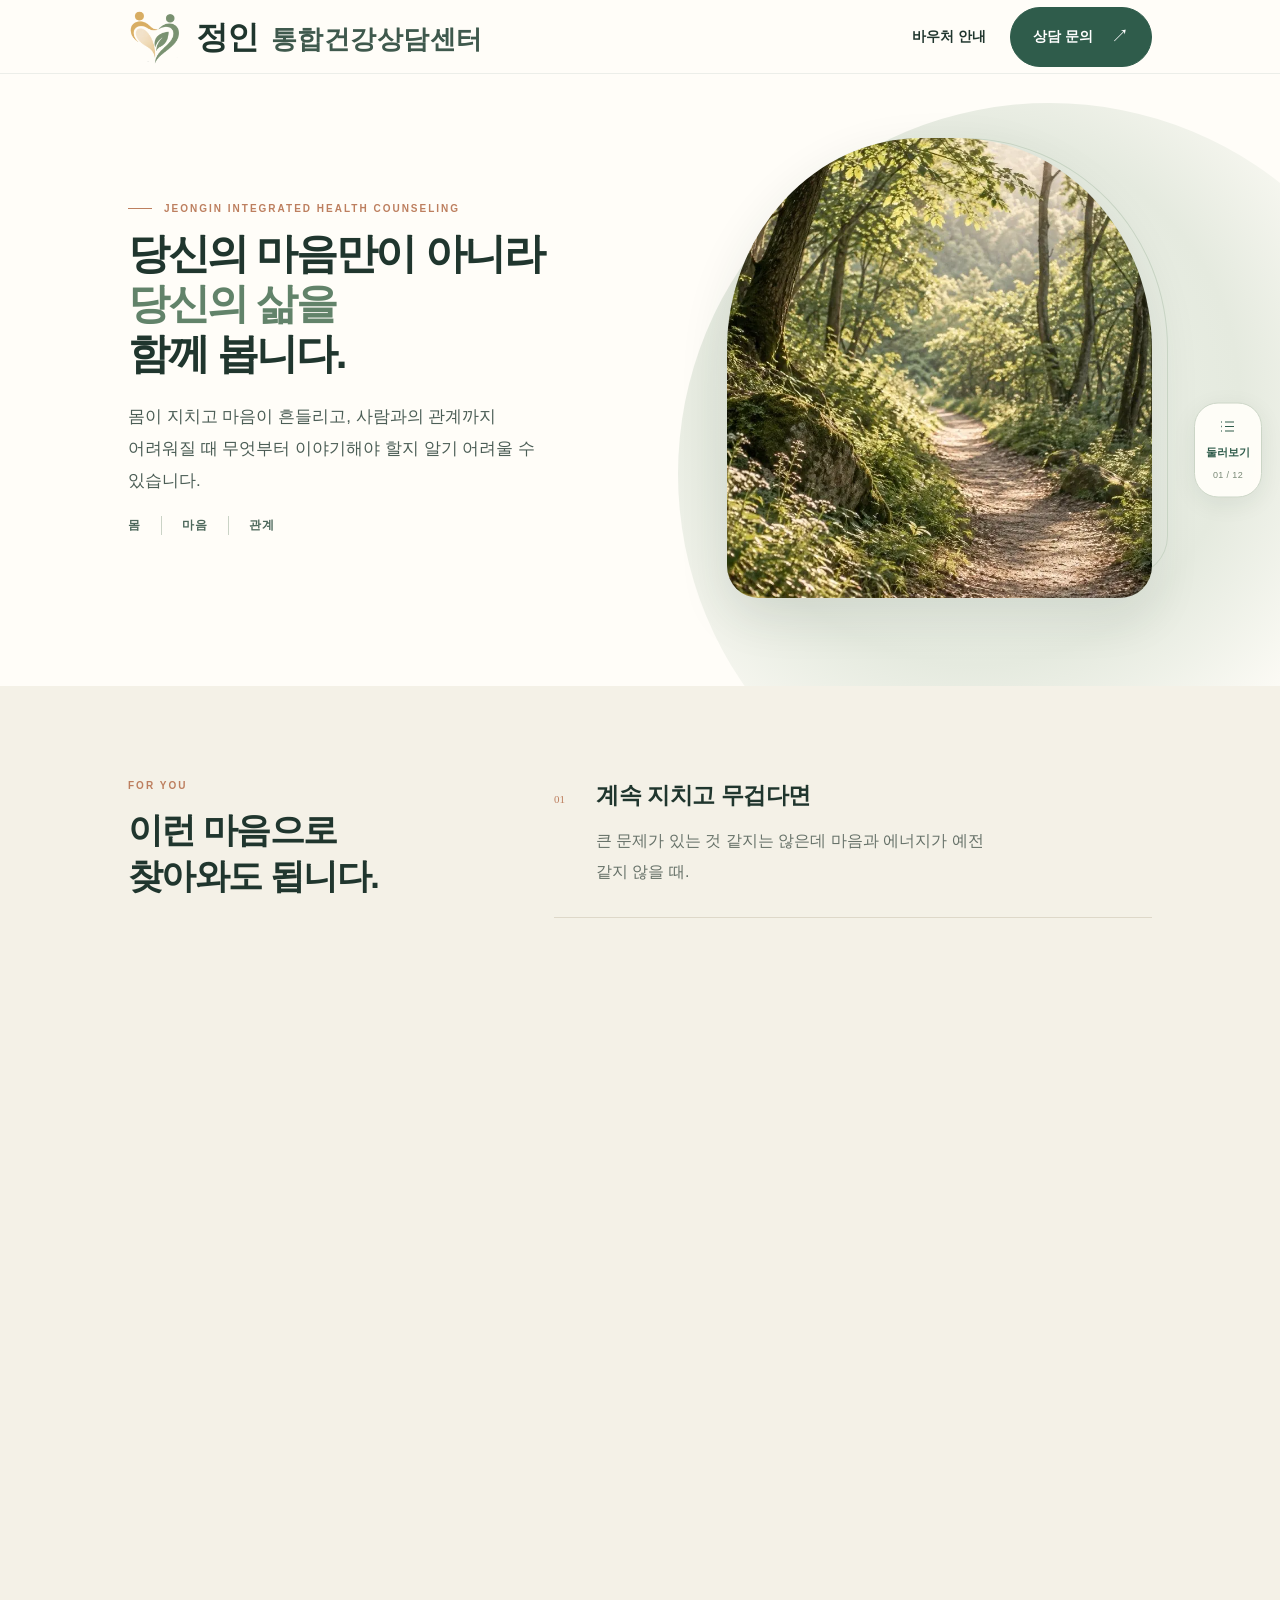
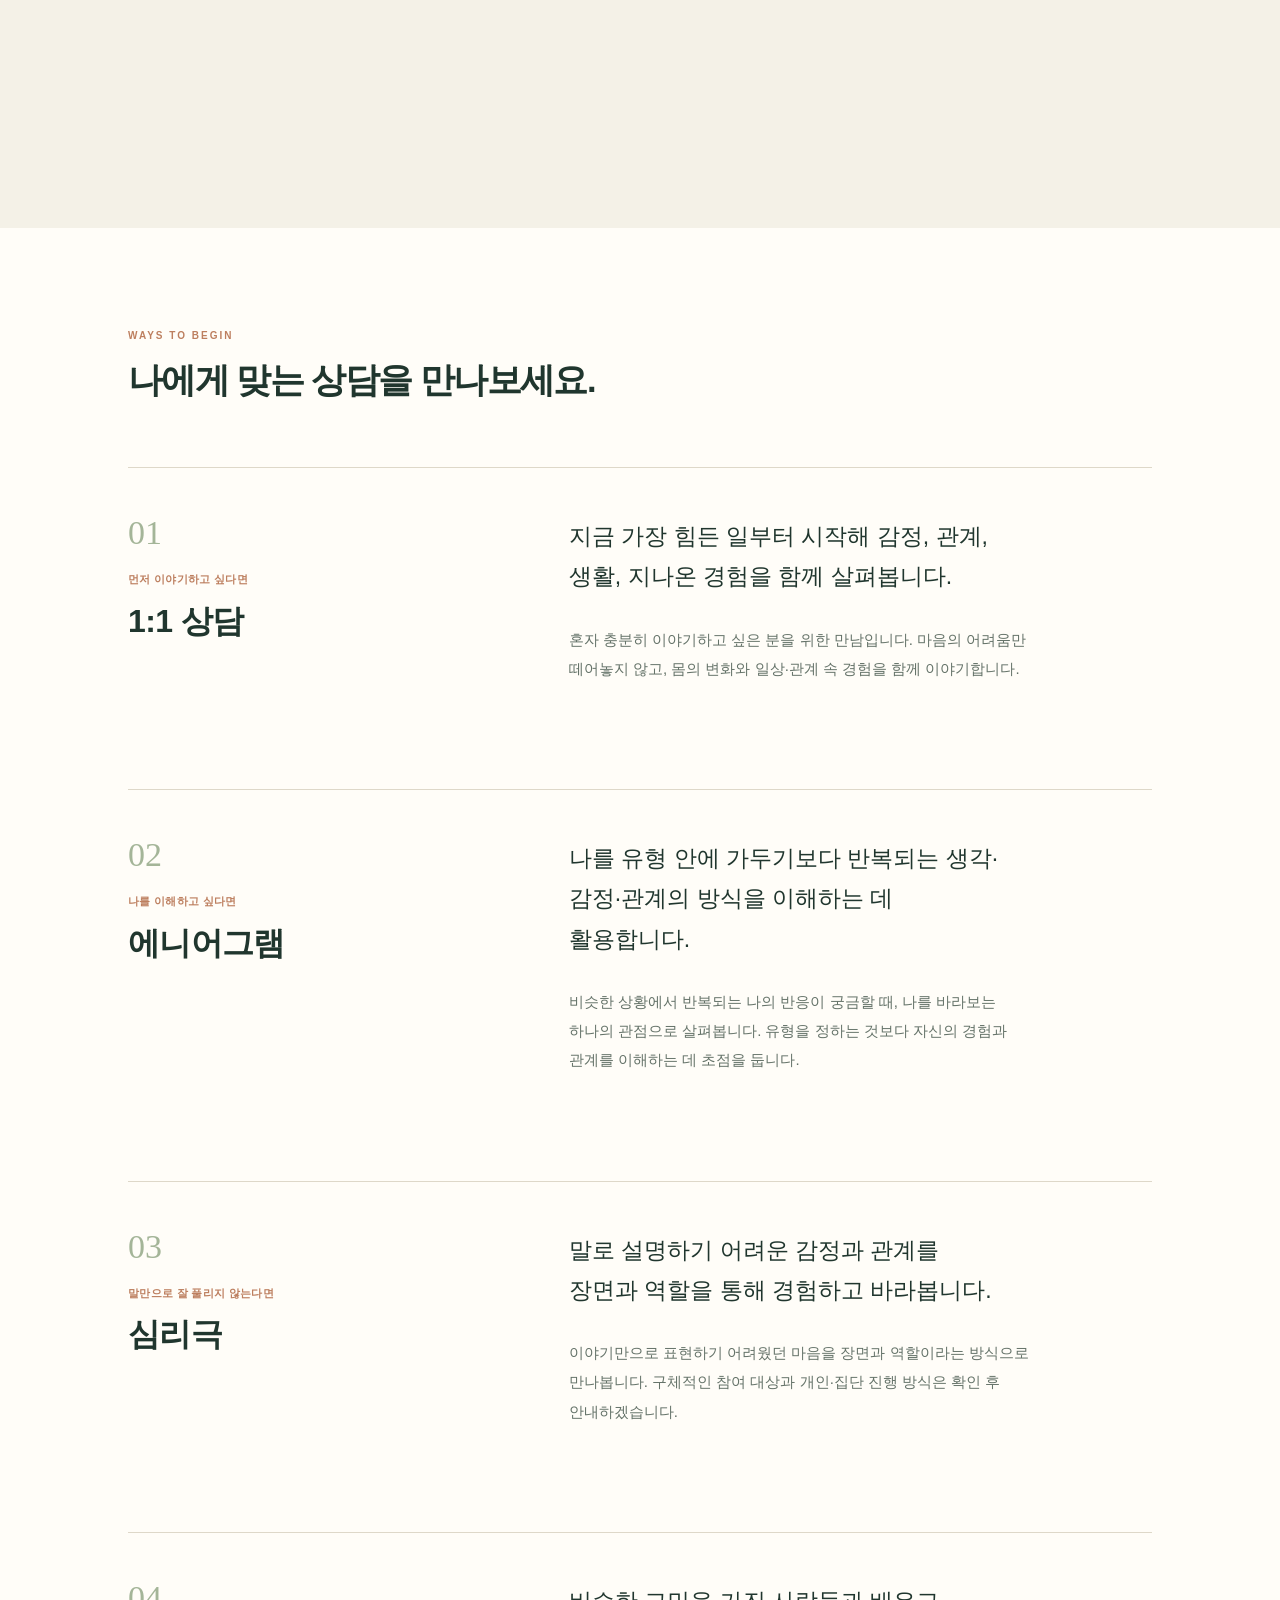
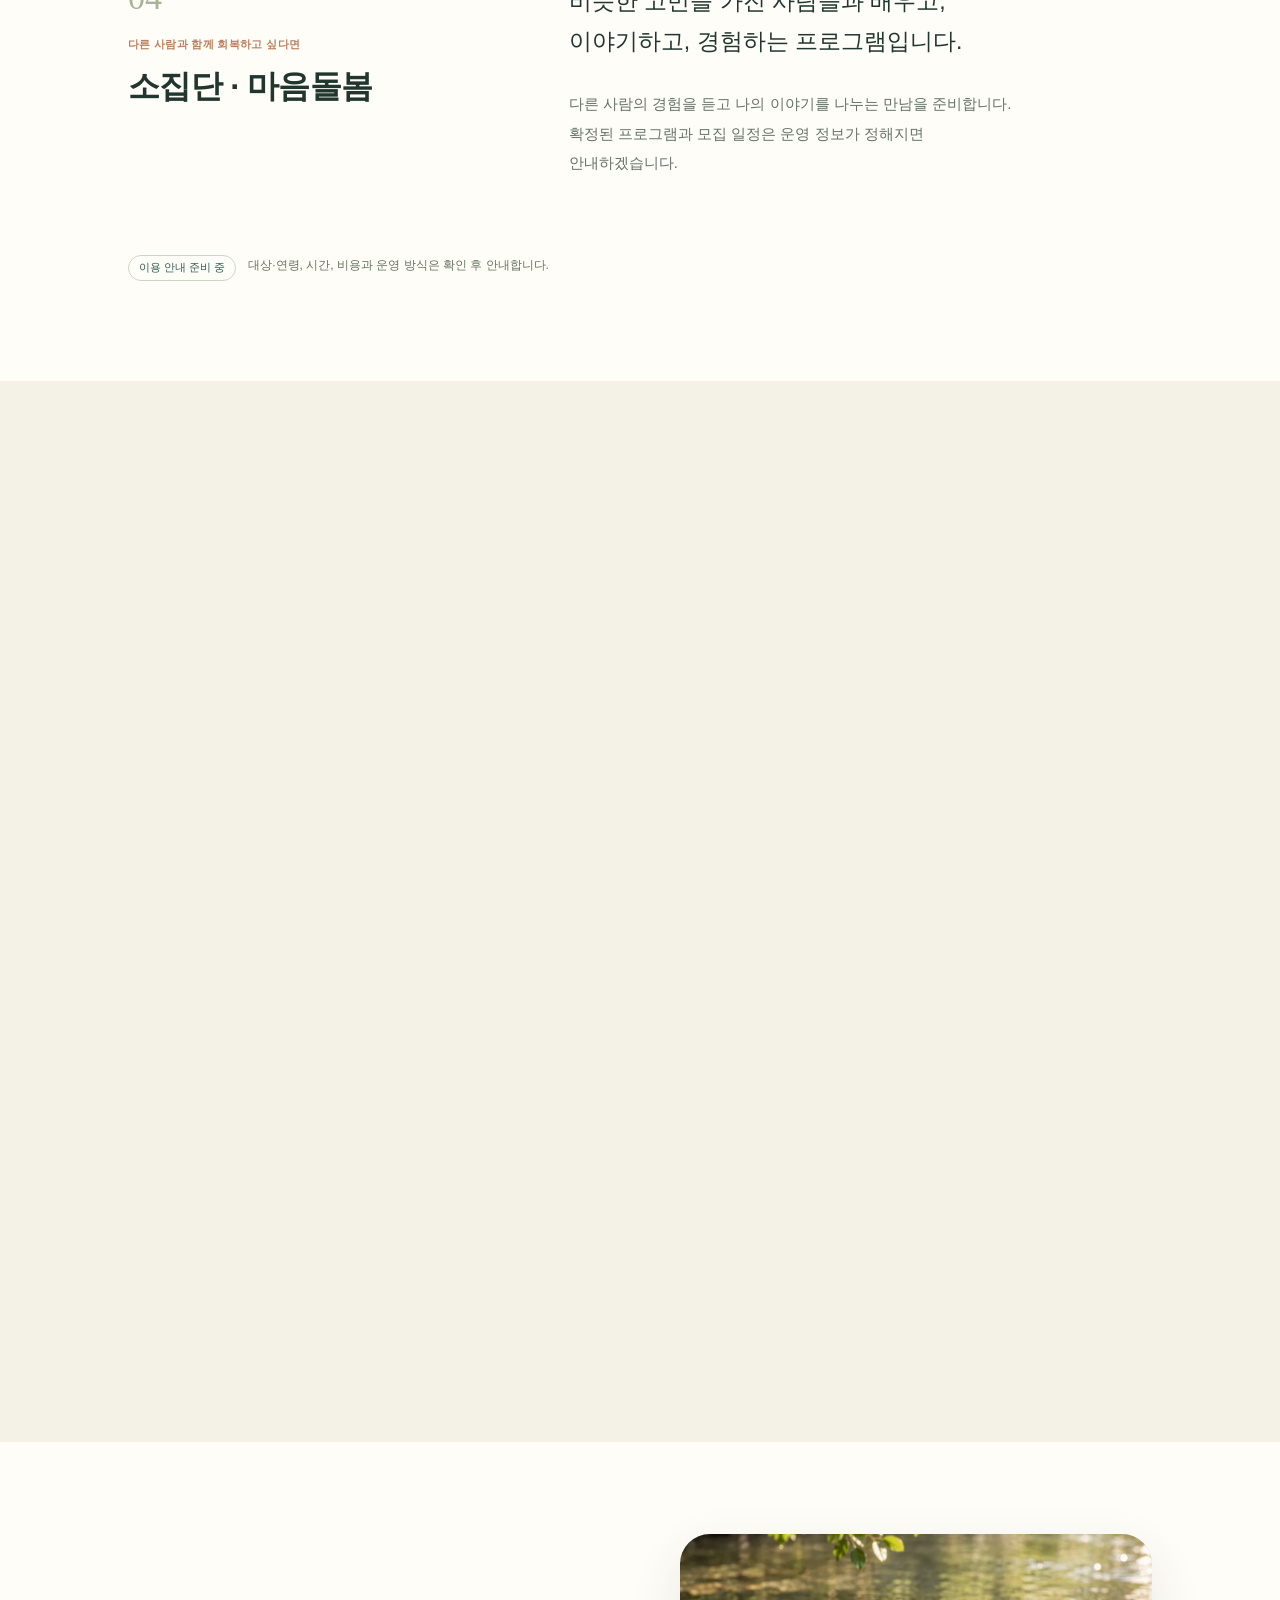
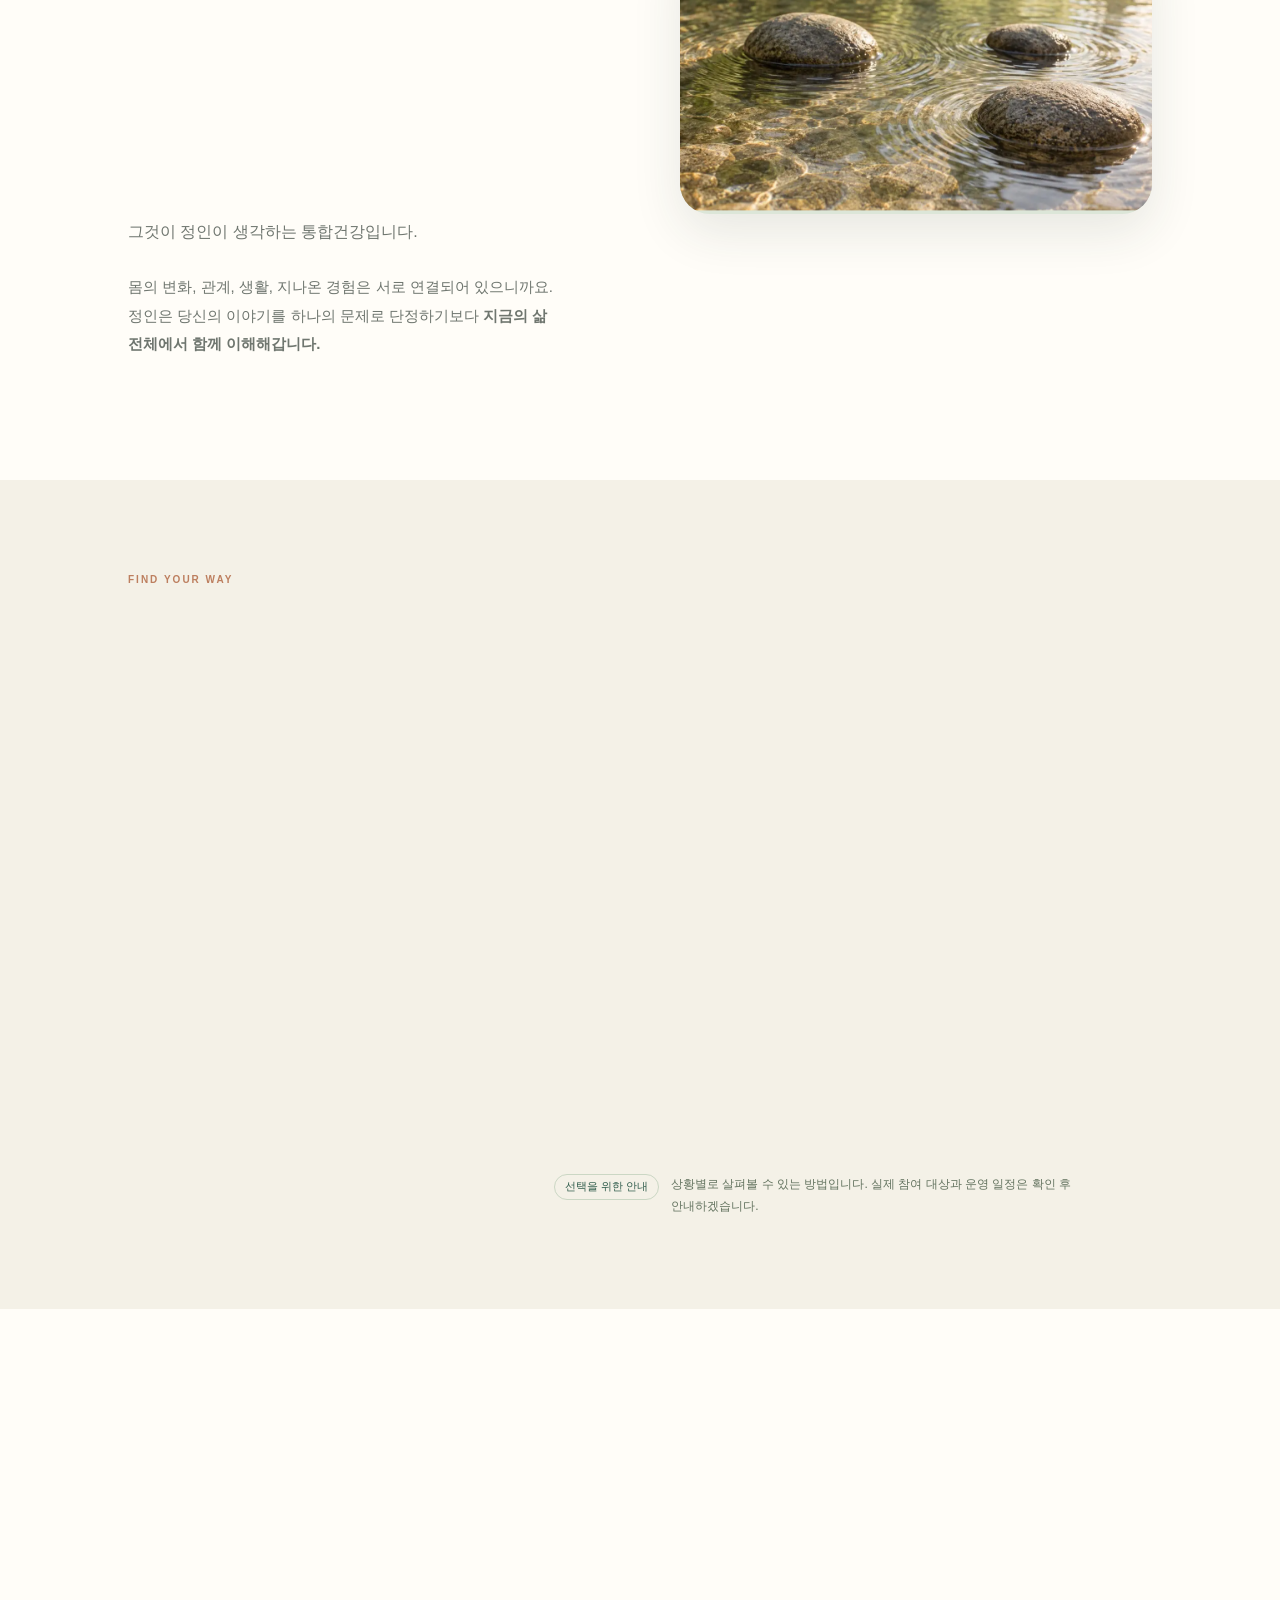
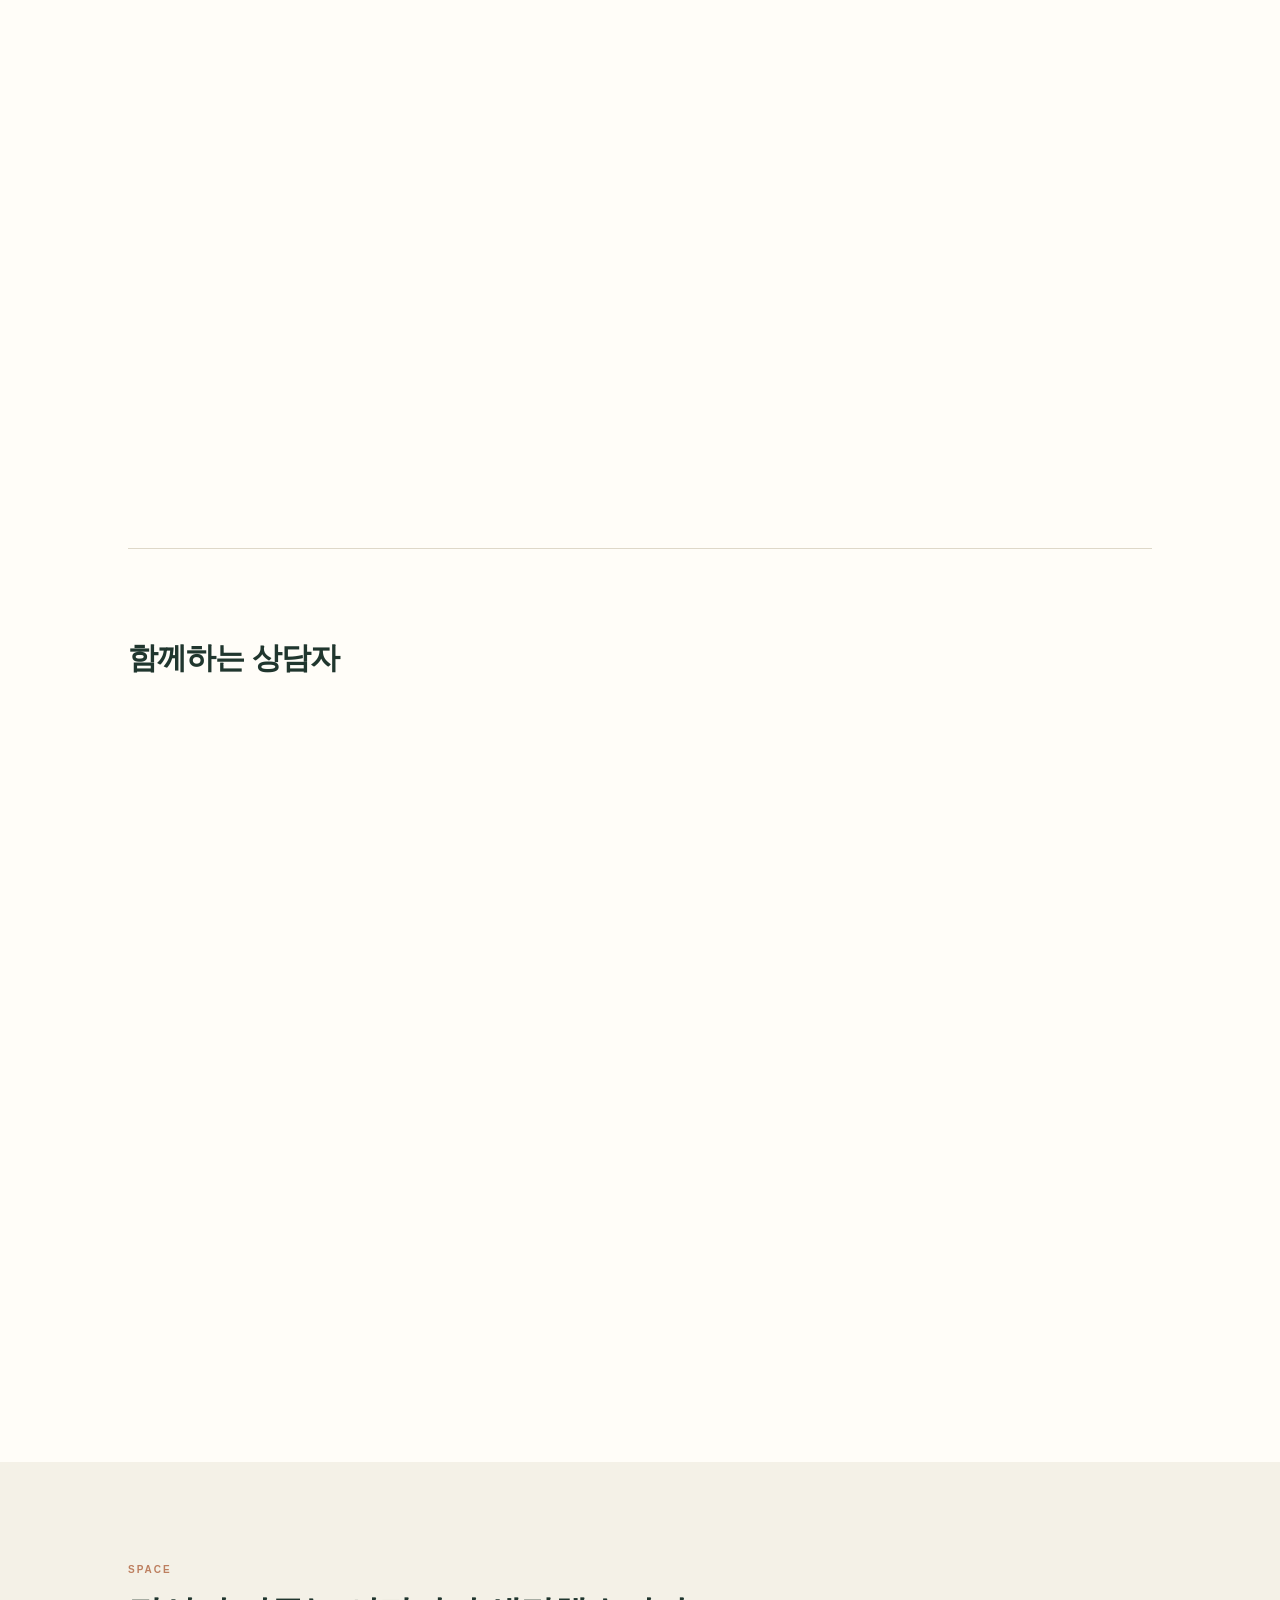
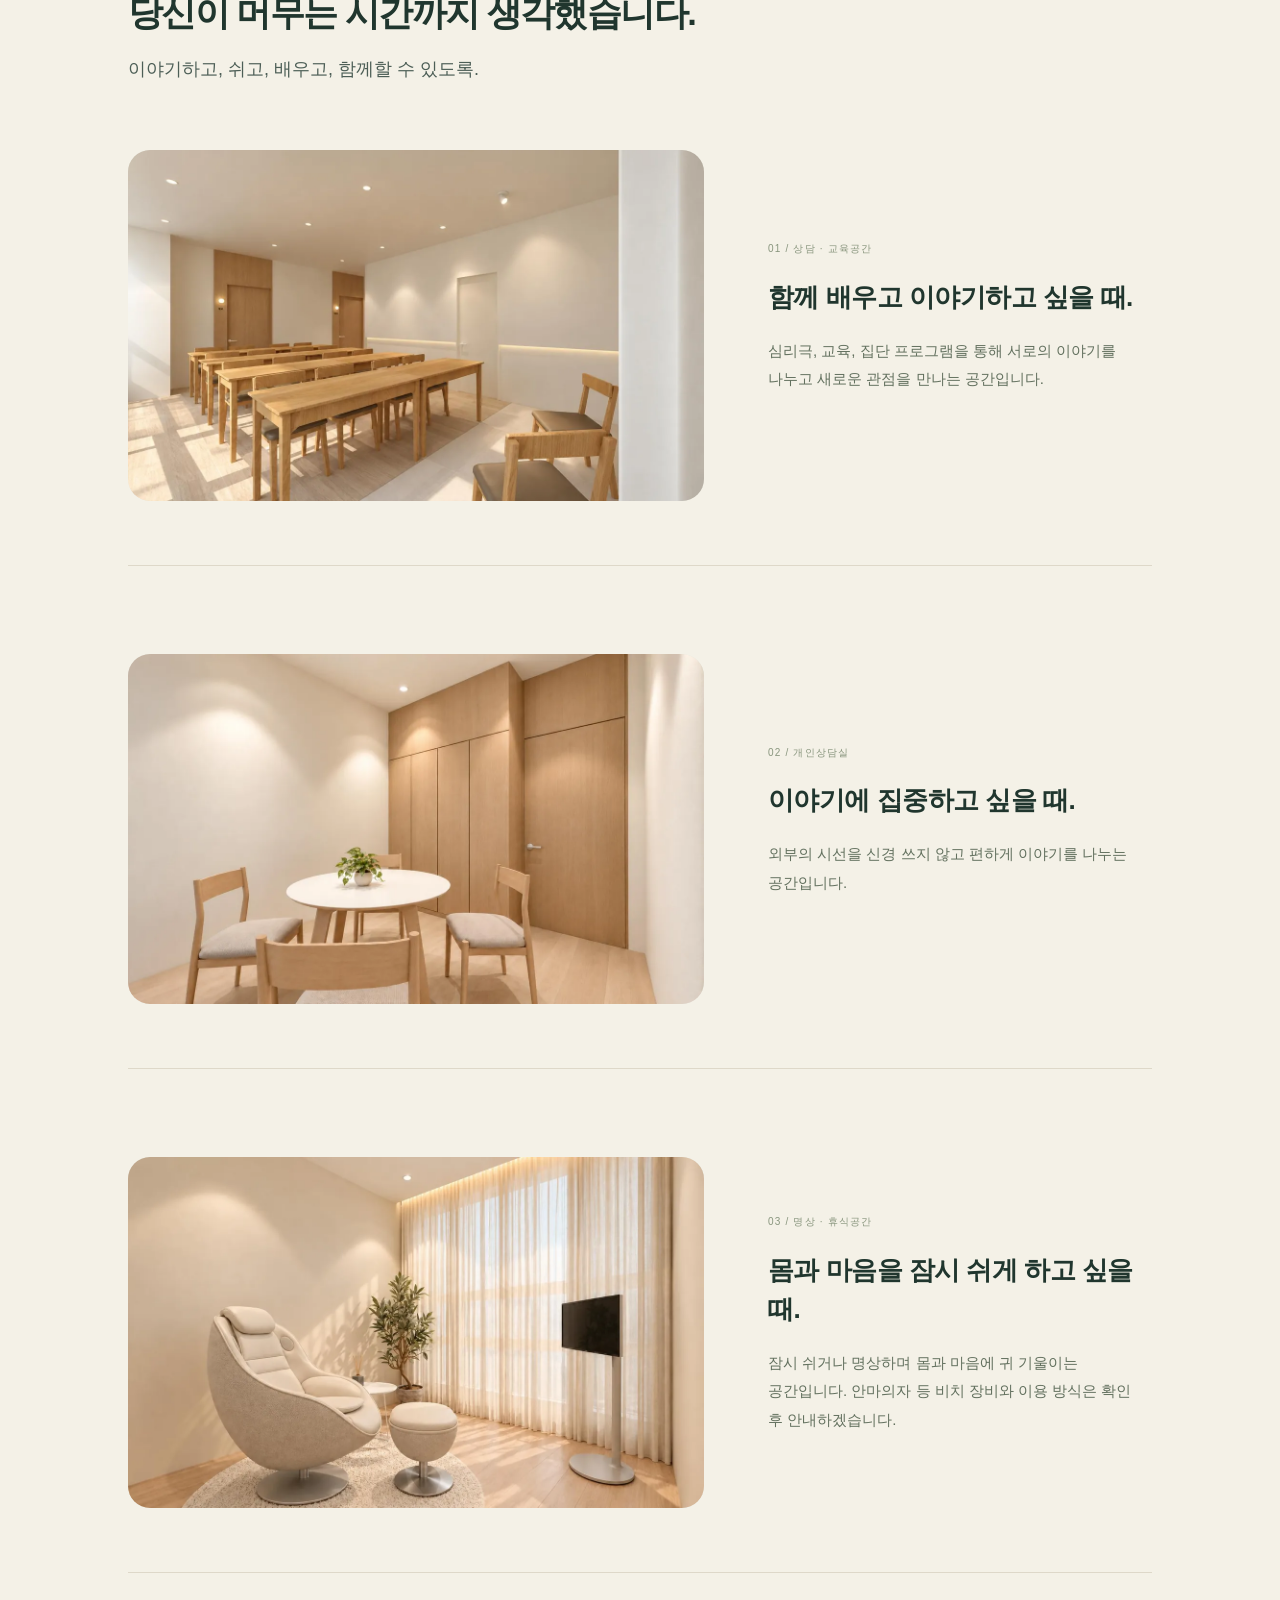
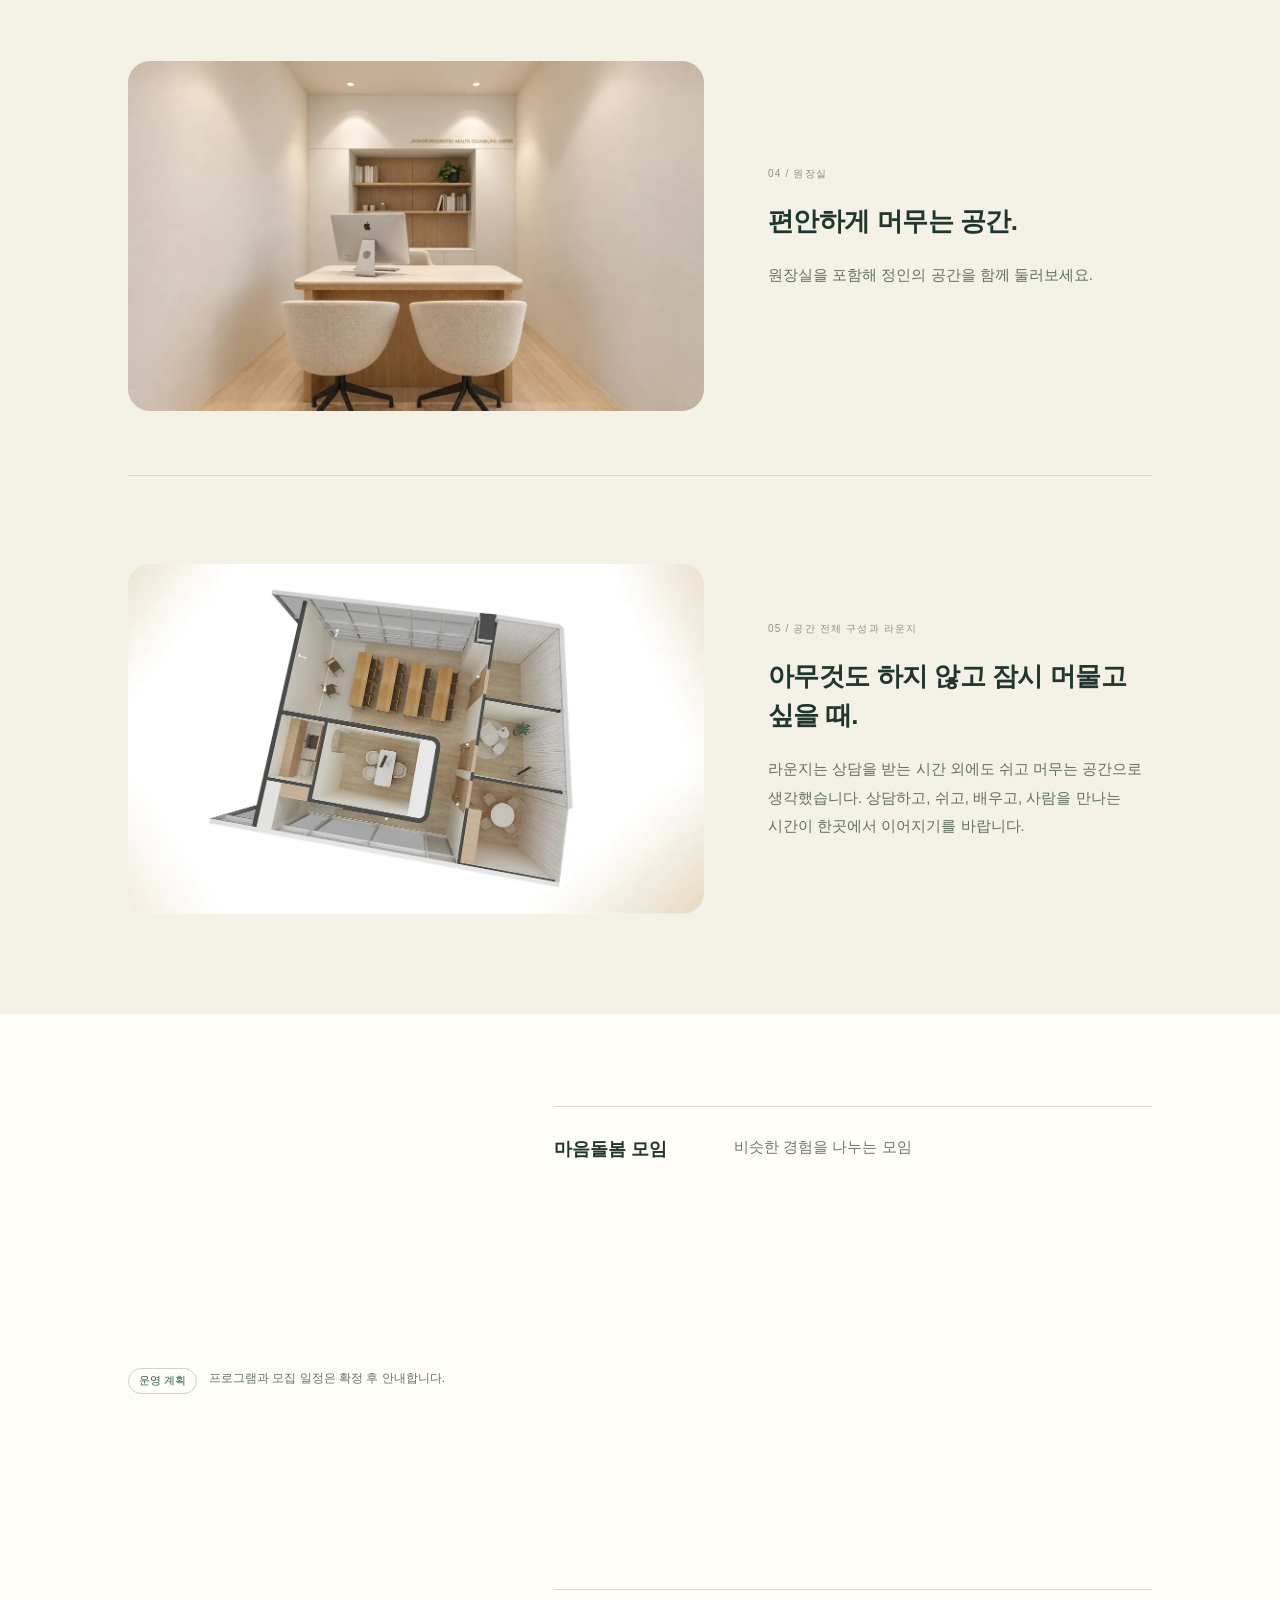
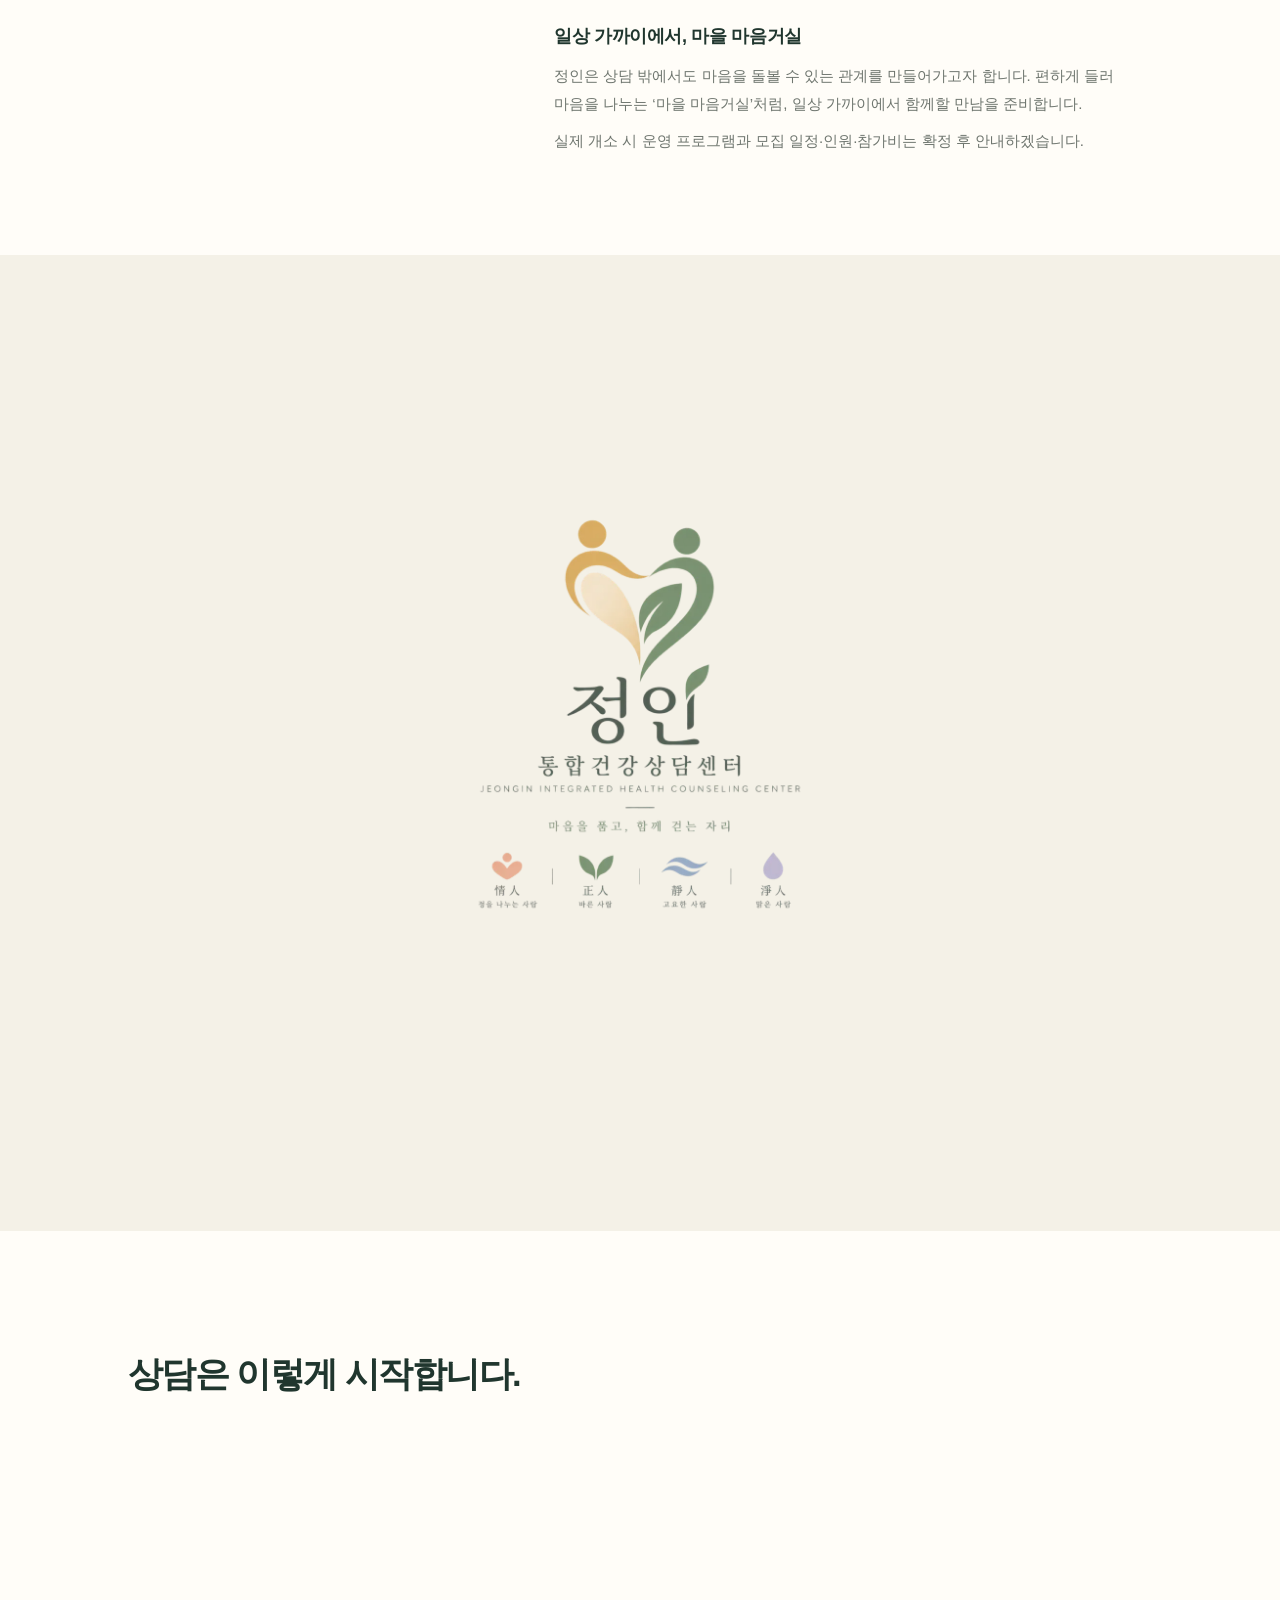
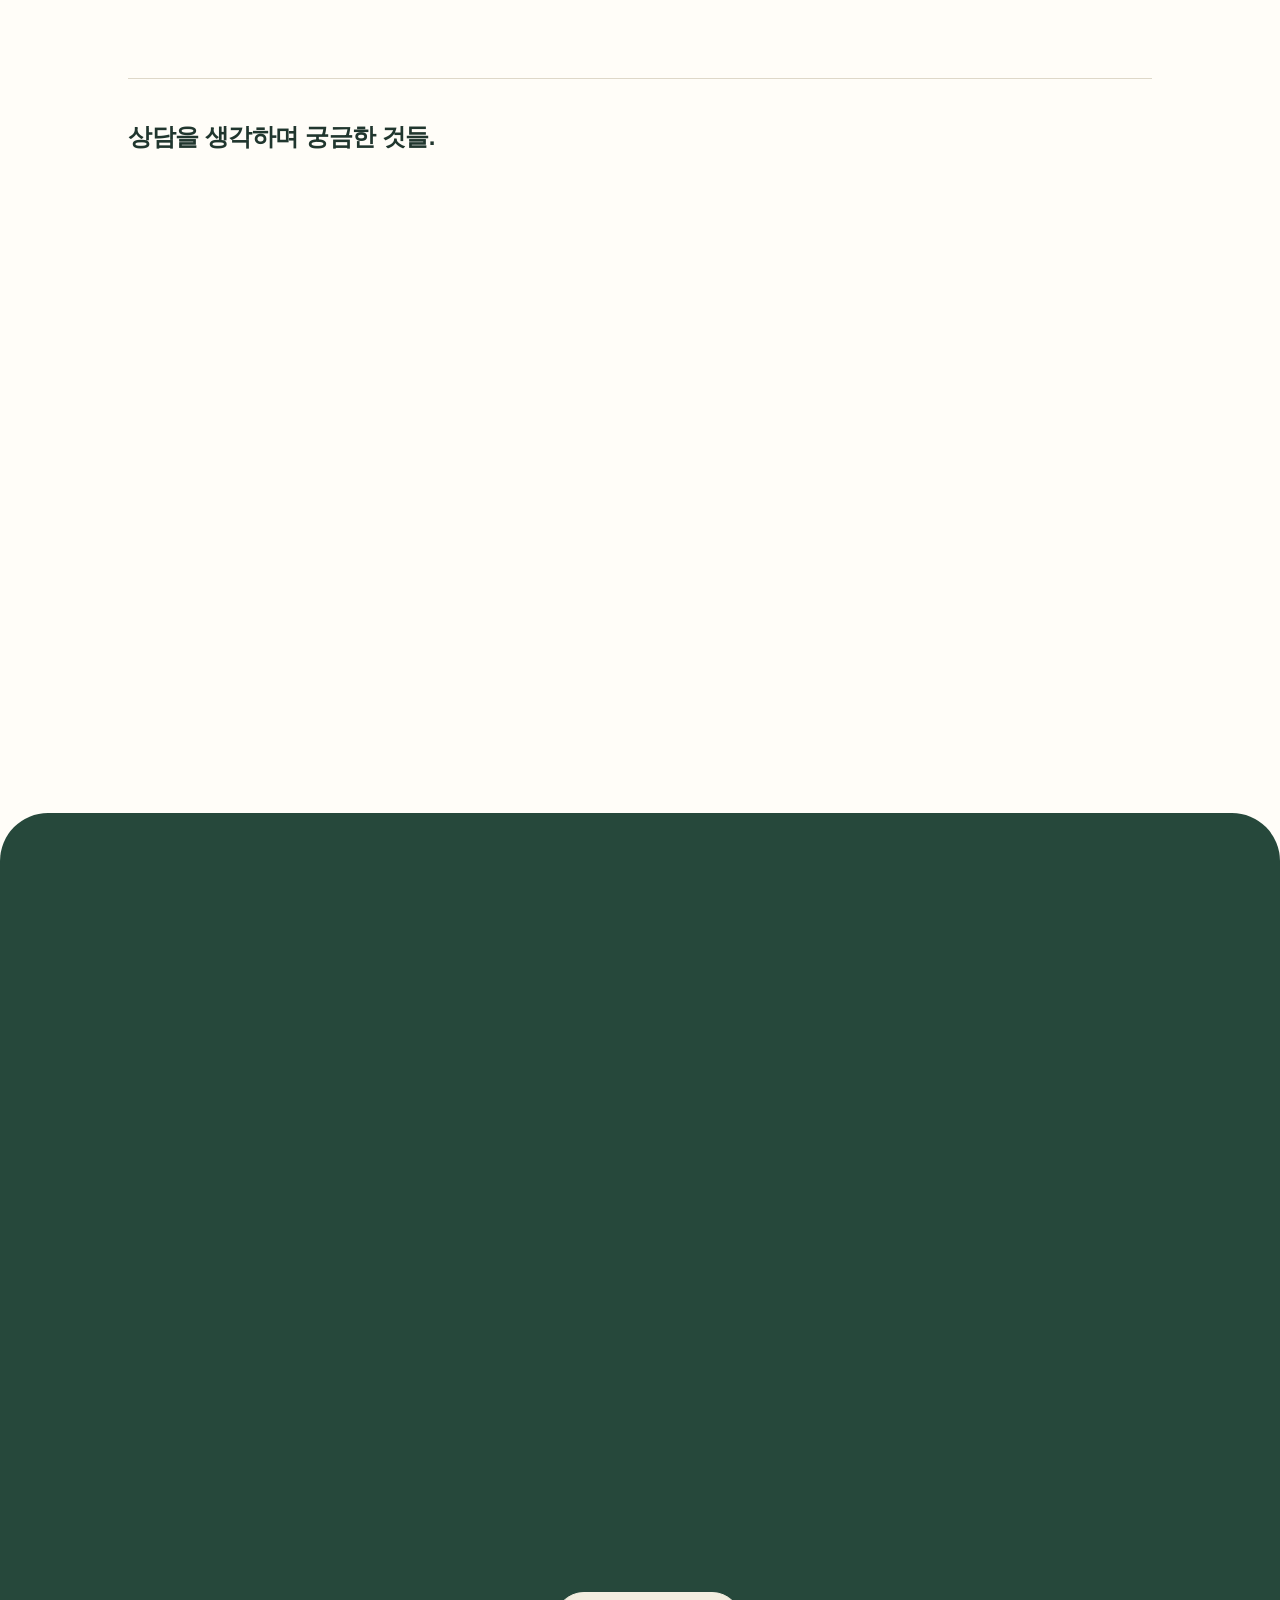
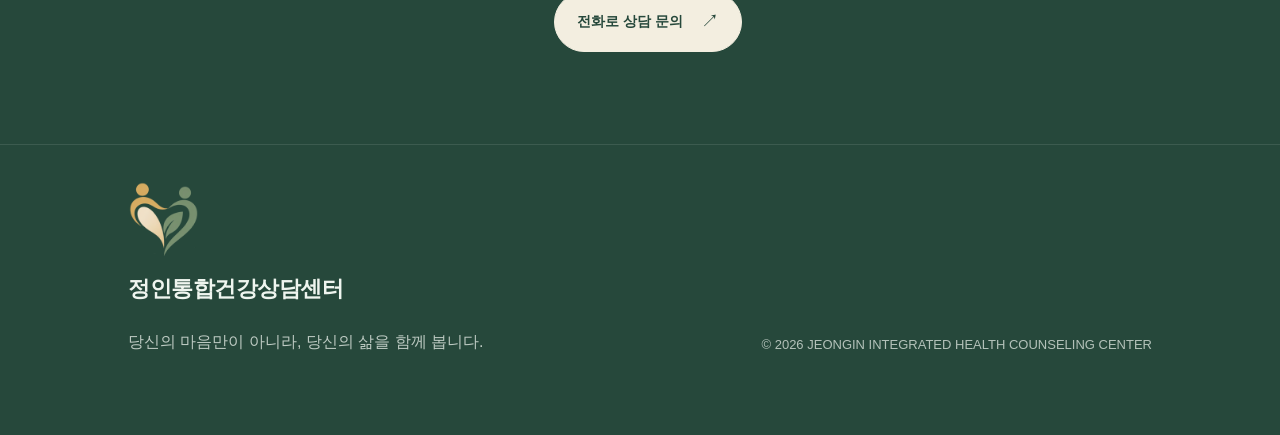
<file: index.html>
<!doctype html>
<html lang="ko">
<head>
<meta charset="utf-8" />
<meta name="viewport" content="width=device-width, initial-scale=1" />
<title>정인통합건강상담센터</title>
<meta name="description" content="당신의 마음만이 아니라 삶을 함께 보는 정인통합건강상담센터" />
<meta name="theme-color" content="#2f5c4b" />
<link rel="icon" href="assets/jeongin-symbol.svg?v=2" type="image/svg+xml" />
<link rel="stylesheet" href="assets/site.css?v=brand-2" />
</head>
<body>
<div id="readingProgress" aria-hidden="true"></div>
<header>
  <div class="container nav">
    <a class="brand" aria-label="정인통합건강상담센터 홈" href="#home">
      <img src="assets/jeongin-symbol.svg?v=2" alt="정인 로고">
      <span>정인<small>통합건강상담센터</small></span>
    </a>
    <nav id="mainNav" aria-label="주요 메뉴">
      <a class="page-link" href="voucher.html">바우처 안내</a>
      <a class="btn primary" href="tel:01039979366" aria-label="상담 문의 전화 앱 열기 · 010-3997-9366">상담 문의</a>
    </nav>
  </div>
</header>

<details id="sectionNav">
  <summary aria-label="정인 둘러보기"><svg viewBox="0 0 24 24" fill="none" stroke="currentColor" stroke-width="1.5" aria-hidden="true"><path d="M8 6h12M8 12h12M8 18h12"/><path d="M3 6h1M3 12h1M3 18h1" stroke-width="2"/></svg><span>둘러보기</span><span id="navPosition" aria-hidden="true">01 / 12</span></summary>
  <div class="index-panel"><p class="index-heading">정인 둘러보기</p><nav id="index" aria-label="정인 둘러보기"></nav></div>
</details>

<main>
<section id="home" class="hero" data-title="정인을 만나다">
  <div class="container hero-grid">
    <div class="hero-copy">
      <div class="kicker">JEONGIN INTEGRATED HEALTH COUNSELING</div>
      <h1>당신의 마음만이 아니라<br><em>당신의 삶을</em><br>함께 봅니다.</h1>
      <div class="hero-context">
      <p class="lead">몸이 지치고 마음이 흔들리고, 사람과의 관계까지 어려워질 때 무엇부터 이야기해야 할지 알기 어려울 수 있습니다.</p>

      </div>
      <div class="mini">
        <span class="chip">몸</span><span class="chip">마음</span><span class="chip">관계</span>
      </div>
    </div>
    <div class="hero-media">
      <figure class="visual-frame hero-visual"><picture><source srcset="assets/nature-path.webp" type="image/webp"><img class="main-photo" src="assets/nature-path.jpg" alt="따뜻한 아침 햇살이 스며드는 초록빛 숲길" width="800" height="1200" fetchpriority="high"></picture></figure>
    </div>
  </div>
</section>

<section id="for-you" class="section soft" data-title="이런 고민이 있다면">
  <div class="container editorial-layout"><div class="editorial-intro">
    <div class="kicker">FOR YOU</div>
    <h2>이런 마음으로<br>찾아와도 됩니다.</h2>
    <p class="lead">무엇이 문제인지 정확히 정리해서 오지 않아도 됩니다.</p>
    <div class="quote">상담받을 만큼 힘든지 먼저 판단하고 오지 않아도 됩니다.</div></div><div class="editorial-content"><div class="cards">
      <div class="card concern"><div class="detail-heading"><span class="num">01</span><h3>계속 지치고 무겁다면</h3></div><p>큰 문제가 있는 것 같지는 않은데 마음과 에너지가 예전 같지 않을 때.</p></div>
      <div class="card concern"><div class="detail-heading"><span class="num">02</span><h3>설명하기 어렵다면</h3></div><p>“뭐가 힘든지는 모르겠는데 힘들다.” 그 정도의 이야기부터 시작해도 됩니다.</p></div>
      <div class="card concern"><div class="detail-heading"><span class="num">03</span><h3>관계가 반복된다면</h3></div><p>사람만 달라질 뿐 비슷한 갈등과 상처가 계속될 때.</p></div>
      <div class="card concern"><div class="detail-heading"><span class="num">04</span><h3>몸과 마음이 함께 흔들린다면</h3></div><p>질병, 회복, 돌봄, 상실, 노화 등 몸의 변화가 삶 전체에 영향을 줄 때.</p></div>
      <div class="card concern"><div class="detail-heading"><span class="num">05</span><h3>나를 더 알고 싶다면</h3></div><p>큰 문제가 있어서가 아니라 나의 생각·감정·관계 방식을 이해하고 싶을 때.</p></div>
      <div class="card concern"><div class="detail-heading"><span class="num">06</span><h3>혼자 버티는 게 지쳤다면</h3></div><p>누군가에게 이야기를 꺼내보고 싶지만 어디서 시작해야 할지 모르겠을 때.</p></div>
    </div>

  </div></div>
</section>

<section id="help" class="section reading-sequence" data-title="나에게 맞는 상담">
  <div class="sequence-content"><div class="container">
    <div class="kicker">WAYS TO BEGIN</div>
    <h2>나에게 맞는 상담을 만나보세요.</h2>
    <div class="sequence-body"><div class="sequence-list"><article class="service reading-item" id="personal-counseling" tabindex="-1" data-scene-title="1:1 상담">
          <div class="service-heading"><span class="scene-number" aria-hidden="true">01</span><div class="kicker">먼저 이야기하고 싶다면</div><h3>1:1 상담</h3></div>
          <div class="service-copy"><p class="scene-lead">지금 가장 힘든 일부터 시작해 감정, 관계, 생활, 지나온 경험을 함께 살펴봅니다.</p><p>혼자 충분히 이야기하고 싶은 분을 위한 만남입니다. 마음의 어려움만 떼어놓지 않고, 몸의 변화와 일상·관계 속 경험을 함께 이야기합니다.</p></div>
        </article><article class="service reading-item" id="enneagram" tabindex="-1" data-scene-title="에니어그램">
          <div class="service-heading"><span class="scene-number" aria-hidden="true">02</span><div class="kicker">나를 이해하고 싶다면</div><h3>에니어그램</h3></div>
          <div class="service-copy"><p class="scene-lead">나를 유형 안에 가두기보다 반복되는 생각·감정·관계의 방식을 이해하는 데 활용합니다.</p><p>비슷한 상황에서 반복되는 나의 반응이 궁금할 때, 나를 바라보는 하나의 관점으로 살펴봅니다. 유형을 정하는 것보다 자신의 경험과 관계를 이해하는 데 초점을 둡니다.</p></div>
        </article><article class="service reading-item" id="psychodrama" tabindex="-1" data-scene-title="심리극">
          <div class="service-heading"><span class="scene-number" aria-hidden="true">03</span><div class="kicker">말만으로 잘 풀리지 않는다면</div><h3>심리극</h3></div>
          <div class="service-copy"><p class="scene-lead">말로 설명하기 어려운 감정과 관계를 장면과 역할을 통해 경험하고 바라봅니다.</p><p>이야기만으로 표현하기 어려웠던 마음을 장면과 역할이라는 방식으로 만나봅니다. 구체적인 참여 대상과 개인·집단 진행 방식은 확인 후 안내하겠습니다.</p></div>
        </article><article class="service reading-item" id="small-group" tabindex="-1" data-scene-title="소집단 · 마음돌봄">
          <div class="service-heading"><span class="scene-number" aria-hidden="true">04</span><div class="kicker">다른 사람과 함께 회복하고 싶다면</div><h3>소집단 · 마음돌봄</h3></div>
          <div class="service-copy"><p class="scene-lead">비슷한 고민을 가진 사람들과 배우고, 이야기하고, 경험하는 프로그램입니다.</p><p>다른 사람의 경험을 듣고 나의 이야기를 나누는 만남을 준비합니다. 확정된 프로그램과 모집 일정은 운영 정보가 정해지면 안내하겠습니다.</p></div>
        </article></div></div>

  </div></div>
  <div class="container"><p class="availability"><span>이용 안내 준비 중</span>대상·연령, 시간, 비용과 운영 방식은 확인 후 안내합니다.</p></div>
</section>



<section id="difference" class="section soft" data-title="정인의 관점">
  <div class="container editorial-layout"><div class="editorial-intro">
    <div class="kicker">WHY JEONGIN</div>
    <h2>몸과 마음,<br>삶을 함께 봅니다.</h2>
    <p class="lead">당신을 이해하는 방법이 하나뿐이라고 생각하지 않습니다.</p>
    </div><div class="editorial-content"><div class="perspectives">
      <article class="perspective"><span class="chapter-number">01 / BODY</span><h3>몸의 경험을 함께 봅니다</h3><p>질병, 통증, 수면, 회복, 돌봄처럼 몸에서 시작된 변화가 마음에 어떤 영향을 주는지도 함께 살펴봅니다.</p><p class="experience">정신건강뿐 아니라 내과·외과·호스피스를 포함한 의료현장에서 사람들을 만나온 경험이 바탕이 됩니다.</p></article>
      <article class="perspective"><span class="chapter-number">02 / MIND</span><h3>마음을 여러 관점에서 봅니다</h3><p>정신간호, 상담, 심리극, 에니어그램 등 여러 관점을 필요에 따라 활용합니다.</p><p class="experience">중요한 것은 도구의 이름보다, 당신을 이해하는 방법이 하나뿐이지 않다는 것입니다.</p></article>
      <article class="perspective"><span class="chapter-number">03 / RELATIONSHIP</span><h3>관계와 생활도 함께 봅니다</h3><p>가족, 직장, 돌봄, 관계, 지역사회와 연결된 삶의 맥락까지 함께 살펴봅니다.</p><p class="experience">정신건강복지센터의 현장 경험과 사회복지의 관점을 바탕으로, 한 사람을 둘러싼 생활과 관계에도 귀 기울입니다.</p></article>
    </div>
  </div></div>
</section>

<section id="integration" class="section" data-title="몸 · 마음 · 관계">
  <div class="container integration-layout">
    <div><div class="kicker">ONE CONNECTED LIFE</div><h2>이것을 정인은<br>‘통합건강’이라고 부릅니다.</h2><p class="lead">어느 한 부분만 떼어놓는 대신,<br>한 사람 안에서 몸 · 마음 · 관계가 어떻게 연결되어 있는지를 함께 보는 것.</p><p class="muted">그것이 정인이 생각하는 통합건강입니다.</p><p class="integration-context">몸의 변화, 관계, 생활, 지나온 경험은 서로 연결되어 있으니까요. 정인은 당신의 이야기를 하나의 문제로 단정하기보다 <b>지금의 삶 전체에서 함께 이해해갑니다.</b></p></div>
    <div><figure class="visual-frame philosophy-visual"><picture><source srcset="assets/connection-ripples.webp" type="image/webp"><img src="assets/connection-ripples.jpg" alt="세 개의 돌 주변에서 잔잔한 물결이 만나 이어지는 모습" width="1200" height="800" loading="lazy"></picture></figure>
      <div class="triad"><div><b>몸</b><p>몸의 상태와 변화<br>질병과 회복<br>수면 · 피로 · 생활</p></div><div><b>마음</b><p>감정<br>불안과 스트레스<br>자기이해</p></div><div><b>관계</b><p>가족<br>사람들과의 관계<br>삶의 환경</p></div></div>
    </div>
  </div>
</section>

<section id="choose" class="section soft" data-title="내 상황에 맞는 방법">
  <div class="container editorial-layout"><div class="editorial-intro">
    <div class="kicker">FIND YOUR WAY</div>
    <h2>지금 당신에게<br>필요한 것은 무엇인가요?</h2>
    <p class="lead">서비스 이름보다, 지금 나에게 필요한 시간을 먼저 떠올려 보세요.</p>
    </div><div class="editorial-content"><div class="choice-list">
      <div class="choice"><p>혼자 충분히 이야기하고 싶어요.</p><span class="choice-method">1:1 상담</span></div>
      <div class="choice"><p>나 자신을 이해하고 싶어요.</p><span class="choice-method">에니어그램</span></div>
      <div class="choice"><p>말로 설명하기 어려워요.</p><span class="choice-method">심리극</span></div>
      <div class="choice"><p>비슷한 고민을 가진 사람을 만나고 싶어요.</p><span class="choice-method">소집단 프로그램</span></div>
      <div class="choice"><p>삶의 특정 시기를 잘 지나가고 싶어요.</p><span class="choice-method">생애주기 교육</span></div>
      <div class="choice"><p>상담까지는 아니지만 마음을 돌보고 싶어요.</p><span class="choice-method">명상 · 커뮤니티</span></div>
    </div>
    <p class="availability"><span>선택을 위한 안내</span>상황별로 살펴볼 수 있는 방법입니다. 실제 참여 대상과 운영 일정은 확인 후 안내하겠습니다.</p>
  </div></div>
</section>

<section id="director" class="section" data-title="상담자 소개">
  <div class="container profile">
    <div><picture><source srcset="assets/director-photo.webp" type="image/webp"><img class="profile-photo" src="assets/director-photo.jpg" alt="조명희 대표" width="960" height="1200" loading="lazy"></picture></div>
    <div>
      <div class="kicker">YOUR COUNSELOR</div>
      <h2>당신의 이야기를<br>함께 나눌 상담자입니다.</h2>
      <p class="counselor-name">조명희<span>정인통합건강상담센터 대표</span></p>
      <p class="lead">몸이 아픈 사람, 마음이 아픈 사람, 그리고 삶의 마지막을 준비하는 사람까지 만나왔습니다.</p>
      <p>종합병원 임상현장과 정신건강복지센터에서 사람의 어려움이 어느 한 부분만의 문제가 아니라는 것을 경험했습니다.</p>
      <div class="credentials">
      <div class="profile-facts">
        <div class="fact"><small>주요 경력</small><b>종합병원 · 정신건강복지센터 등 임상경력 20년</b><br>정신건강 · 내과 · 외과 · 호스피스<br><b>전 안성시정신건강복지센터 상임팀장</b></div>
        <div class="fact"><small>전문 영역</small><b>정신간호 · 상담 · 심리극 · 에니어그램</b></div>
        <div class="fact"><small>자격 / 학력</small><b>정신건강전문요원 1급 · 중독정신간호사 · 사회복지사</b><br>정신간호학 석사과정 수료</div>
      </div>
      </div>
    </div>
  </div>
  <div class="container team">
    <div class="kicker">TOGETHER</div>
    <h3 class="team-heading">함께하는 상담자</h3>
    <div class="team-list">
      <article class="team-member">
        <p class="counselor-name">최지애<span>상담사</span></p>
        <p class="team-quote">판단 없이 당신의 이야기를 듣겠습니다.<br>당신의 감정, 당신의 선택, 당신의 삶을 있는 그대로 존중합니다.<br>지금은 복잡하고 혼란스러워도 괜찮습니다.<br>얽혀 있는 생각들이 자리를 찾아갈 수 있도록, 제가 곁에서 함께 정리해드리겠습니다.</p>
        <div class="team-facts">
          <div class="fact"><small>경력</small><ul><li>현) 한국에니어드라마 심리상담센터 부센터장</li><li>전) 서울시정신건강복지센터 부센터장</li><li>전) 강남구정신건강복지센터 상임팀장</li><li>전) 의료법인 용인병원유지재단 간호부</li></ul></div>
          <div class="fact"><small>학력</small><ul><li>가톨릭대학원 보건대학원 석사학위</li></ul></div>
          <div class="fact"><small>자격</small><ul><li>정신건강전문요원 1급 (보건복지부)</li><li>자살예방교육 전문강사 (보건복지부)</li><li>ASIST강사 (보건복지부)</li></ul></div>
        </div>
      </article>
      <article class="team-member">
        <p class="counselor-name">황현준<span>심리극 디렉터 · 상담사</span></p>
        <p class="team-quote">마음 안에서 일어나는 움직임에는 의미가 있습니다.<br>그 역동을 함께 살피며, 당신 안의 자발성이 가장 자연스러운 나를 되찾아가도록 돕겠습니다.</p>
        <div class="team-facts">
          <div class="fact"><small>경력</small><ul><li>현) 한국에니어드라마 심리상담센터 상담사</li><li>현) 한국에니어드라마연구원 부대표</li><li>현) 의료법인 용인병원유지재단 회복지원팀 사이코드라마 전담디렉터</li><li>전) 종로구정신건강복지센터 사례관리팀</li><li>전) 의료법인 음성소망의료재단 사회사업부 주임</li></ul></div>
          <div class="fact"><small>학력</small><ul><li>성결대학교 사회복지 학사학위</li></ul></div>
          <div class="fact"><small>자격</small><ul><li>정신건강전문요원 1급 (보건복지부)</li><li>임상사이코드라마 디렉터 (한국에니어드라마연구원)</li><li>임상사이코드라마 전문강사 (한국에니어드라마연구원)</li></ul></div>
        </div>
      </article>
    </div>
  </div>
</section>

<section id="space" class="section soft reading-sequence" data-title="머무는 공간">
  <div class="sequence-content"><div class="container">
    <div class="kicker">SPACE</div><h2>당신이 머무는 시간까지 생각했습니다.</h2>
    <p class="lead">이야기하고, 쉬고, 배우고, 함께할 수 있도록.</p>
    <div class="sequence-body"><div class="sequence-list"><article class="space-scene reading-item" data-scene-title="상담 · 교육공간"><figure><picture><source srcset="assets/space-education.webp" type="image/webp"><img src="assets/space-education.jpg" alt="상담 · 교육공간" width="1200" height="900" loading="lazy"></picture></figure><div class="space-copy"><span class="chapter-number">01 / 상담 · 교육공간</span><h3>함께 배우고 이야기하고 싶을 때.</h3><p>심리극, 교육, 집단 프로그램을 통해 서로의 이야기를 나누고 새로운 관점을 만나는 공간입니다.</p></div></article><article class="space-scene reading-item" data-scene-title="개인상담실"><figure><picture><source srcset="assets/space-counseling.webp" type="image/webp"><img src="assets/space-counseling.jpg" alt="개인상담실" width="1200" height="900" loading="lazy"></picture></figure><div class="space-copy"><span class="chapter-number">02 / 개인상담실</span><h3>이야기에 집중하고 싶을 때.</h3><p>외부의 시선을 신경 쓰지 않고 편하게 이야기를 나누는 공간입니다.</p></div></article><article class="space-scene reading-item" data-scene-title="명상 · 휴식공간"><figure><picture><source srcset="assets/space-meditation.webp" type="image/webp"><img src="assets/space-meditation.jpg" alt="명상 · 휴식공간" width="1200" height="900" loading="lazy"></picture></figure><div class="space-copy"><span class="chapter-number">03 / 명상 · 휴식공간</span><h3>몸과 마음을 잠시 쉬게 하고 싶을 때.</h3><p>잠시 쉬거나 명상하며 몸과 마음에 귀 기울이는 공간입니다. 안마의자 등 비치 장비와 이용 방식은 확인 후 안내하겠습니다.</p></div></article><article class="space-scene reading-item" data-scene-title="원장실"><figure><picture><source srcset="assets/space-director.webp" type="image/webp"><img src="assets/space-director.jpg" alt="원장실" width="1200" height="900" loading="lazy"></picture></figure><div class="space-copy"><span class="chapter-number">04 / 원장실</span><h3>편안하게 머무는 공간.</h3><p>원장실을 포함해 정인의 공간을 함께 둘러보세요.</p></div></article><article class="space-scene reading-item" data-scene-title="공간 전체 구성과 라운지"><figure><picture><source srcset="assets/space-overview.webp" type="image/webp"><img src="assets/space-overview.jpg" alt="공간 전체 구성과 라운지" width="1200" height="900" loading="lazy"></picture></figure><div class="space-copy"><span class="chapter-number">05 / 공간 전체 구성과 라운지</span><h3>아무것도 하지 않고 잠시 머물고 싶을 때.</h3><p>라운지는 상담을 받는 시간 외에도 쉬고 머무는 공간으로 생각했습니다. 상담하고, 쉬고, 배우고, 사람을 만나는 시간이 한곳에서 이어지기를 바랍니다.</p></div></article></div></div>
  </div></div>
</section>

<section id="community" class="section" data-title="함께하는 마음돌봄">
  <div class="container editorial-layout"><div class="editorial-intro">
    <div class="kicker">BEYOND COUNSELING</div>
    <h2>상담이 끝난 뒤에도<br>삶은 계속되니까.</h2>
    <p class="lead">개인상담이 필요한 시간도 있지만, 사람들과 만나고 배우며 회복하는 시간이 필요할 수도 있습니다.</p>
    <p class="availability"><span>운영 계획</span>프로그램과 모집 일정은 확정 후 안내합니다.</p>
    </div><div class="editorial-content"><div class="programs">
      <div class="program"><b>마음돌봄 모임</b><p class="muted">비슷한 경험을 나누는 모임</p></div>
      <div class="program" id="mind-community" tabindex="-1"><b>명상</b><p class="muted">몸과 마음을 천천히 바라보는 시간</p></div>
      <div class="program"><b>취미모임</b><p class="muted">관계를 만들고 머무는 활동</p></div>
      <div class="program" id="life-education" tabindex="-1"><b>생애주기 교육</b><p class="muted">삶의 시기에 필요한 마음교육</p></div>
      <div class="program"><b>자조모임</b><p class="muted">경험을 나누며 서로 지지하는 관계</p></div>
    </div>
    <div class="community-story"><h3>일상 가까이에서, 마을 마음거실</h3><p>정인은 상담 밖에서도 마음을 돌볼 수 있는 관계를 만들어가고자 합니다. 편하게 들러 마음을 나누는 ‘마을 마음거실’처럼, 일상 가까이에서 함께할 만남을 준비합니다.</p><p>실제 개소 시 운영 프로그램과 모집 일정·인원·참가비는 확정 후 안내하겠습니다.</p></div>
  </div></div>
</section>

<section id="name" class="section soft" data-title="정인이라는 이름">
  <div class="container">
    <div class="name-intro">
      <div><div class="kicker">THE NAME JEONGIN</div><h2>정인이라는 이름.</h2></div>
      <p class="lead">‘정을 나누는 사람’이라는 의미에서 시작했습니다.<br>이름에 담긴 마음이 당신과 이야기를 나누는 시간에도 이어지기를 바랍니다.</p>
    </div>
    <picture><source srcset="assets/jeongin-logo.webp" type="image/webp"><img class="brand-artwork" src="assets/jeongin-logo.png" alt="정인통합건강상담센터 — 마음을 품고, 함께 걷는 자리" width="900" height="900" loading="lazy"></picture>
    <div class="name-values" aria-label="정인이라는 이름의 네 가지 한자 표현">
      <div class="name-value"><b lang="zh-Hant">情人</b><p>정을 나누는 사람</p></div>
      <div class="name-value"><b lang="zh-Hant">正人</b><p>바른 사람</p></div>
      <div class="name-value"><b lang="zh-Hant">靜人</b><p>고요한 사람</p></div>
      <div class="name-value"><b lang="zh-Hant">淨人</b><p>맑은 사람</p></div>
    </div>
  </div>
</section>

<section id="start" class="section" data-title="상담 이용 절차">
  <div class="container">
    <div class="kicker">COUNSELING GUIDE</div><h2>상담은 이렇게 시작합니다.</h2>
    <div class="guide-layout">
      <div class="steps">
        <div class="step"><span>STEP 01</span><h3>나에게 맞는 상담 찾기</h3><p>지금 필요한 상담이나 프로그램을 살펴봅니다.</p></div>
        <div class="step"><span>STEP 02</span><h3>문의하고 일정 정하기</h3><p>궁금한 점을 나누고 상담 일정을 정합니다.</p></div>
        <div class="step"><span>STEP 03</span><h3>만나서 이야기 나누기</h3><p>지금의 어려움과 필요한 도움을 함께 살펴봅니다.</p></div>
      </div>
      <div class="faq-block" id="questions">
        <h3>상담을 생각하며 궁금한 것들.</h3>
        <div class="faq-list">
          <article class="faq-item"><h4>상담받을 만큼 힘든지 잘 모르겠어요.</h4><p>무엇이 문제인지 정확히 정리해서 오지 않아도 됩니다. “뭐가 힘든지는 모르겠는데 힘들다”는 이야기나, 나를 더 알고 싶은 마음부터 시작해도 됩니다.</p></article>
          <article class="faq-item"><h4>어떤 상담을 선택해야 할까요?</h4><p>혼자 이야기하고 싶은지, 나를 이해하고 싶은지, 다른 사람과 경험을 나누고 싶은지부터 떠올려 보세요. </p></article>
          <article class="faq-item"><h4>상담 대상과 비용·시간이 궁금해요.</h4><p>상담 가능한 대상·연령, 방식별 비용, 소요 시간과 운영 요일은 확인 후 안내하겠습니다. </p></article>
          <article class="faq-item"><h4>예약을 변경하거나 취소하려면 어떻게 하나요?</h4><p>예약 접수 방법과 변경·취소 기준은 안내 준비 중입니다.</p></article>
        </div>
      </div>
    </div>
  </div>
</section>

<section id="contact" class="section" data-title="문의 · 이용안내">
  <div class="container editorial-layout"><div class="editorial-intro">
    <div class="kicker">INFORMATION</div>
    <h2>필요한 순간,<br>편하게 시작할 수 있도록.</h2>
    </div><div class="editorial-content"><div class="info-grid">
      <div class="info"><div class="detail-heading"><small>상담 시간</small><strong>월요일 ~ 토요일</strong></div><p class="muted">09시부터 21시까지 (사전예약 필수)</p></div>
      <div class="info"><div class="detail-heading"><small>상담 비용</small><strong>안내 준비 중</strong></div></div>
      <div class="info"><div class="detail-heading"><small>찾아오시는 곳</small><strong>안성 옥산동</strong></div><p class="muted">아니스퀘어 A동 210호</p></div>
      <div class="info"><div class="detail-heading"><small>방문 · 주차</small><strong>건물 지하주차장</strong></div><p class="muted">2시간 무료</p></div>
      <div class="info"><div class="detail-heading"><small>문의 · 예약</small><strong><a href="tel:01039979366">010-3997-9366</a></strong></div></div>
    </div>
    <div style="margin-top:28px"><a class="btn primary" href="tel:01039979366" aria-label="전화 앱 열기 · 010-3997-9366">전화로 상담 문의</a></div>
  </div></div>
</section>
</main>

<footer>
  <div class="container foot">
    <div>
      <img src="assets/jeongin-symbol.svg?v=2" alt="">
      <h3 style="margin-top:14px">정인통합건강상담센터</h3>
      <p style="opacity:.75;margin:0">당신의 마음만이 아니라, 당신의 삶을 함께 봅니다.</p>
    </div>
    <div style="opacity:.7;font-size:13px">© 2026 JEONGIN INTEGRATED HEALTH COUNSELING CENTER</div>
  </div>
</footer>

<script>
const sections=[...document.querySelectorAll('main section')];
const index=document.getElementById('index');
const sectionNav=document.getElementById('sectionNav');
const persistentIndex=window.matchMedia('(min-width: 1440px)');
function syncIndexLayout(){sectionNav.open=persistentIndex.matches}
syncIndexLayout();
persistentIndex.addEventListener('change',syncIndexLayout);
let active=sections[0];

sections.forEach((s,i)=>{
  const a=document.createElement('a');
  a.href='#'+s.id;
  a.setAttribute('aria-label',s.dataset.title);
  a.innerHTML='<small aria-hidden="true">'+String(i+1).padStart(2,'0')+'</small><span>'+s.dataset.title+'</span>';
  index.appendChild(a);
});

const dots=[...index.querySelectorAll('a')];
const motionPreference=window.matchMedia('(prefers-reduced-motion: reduce)');
const desktopMotion=window.matchMedia('(min-width: 981px)');
const visualFrames=[...document.querySelectorAll('.visual-frame')];
const readingProgress=document.getElementById('readingProgress');
function updateSection(){
  const marker=window.innerHeight*.35;
  active=sections.find(s=>{const r=s.getBoundingClientRect();return r.top<=marker&&r.bottom>marker})||[...sections].reverse().find(s=>s.getBoundingClientRect().top<=marker)||sections[0];
  if(window.scrollY+window.innerHeight>=document.documentElement.scrollHeight-2)active=sections[sections.length-1];
  dots.forEach((d,i)=>{
    d.classList.toggle('active',sections[i]===active);
    if(sections[i]===active)d.setAttribute('aria-current','location');else d.removeAttribute('aria-current');
  });
  sections.forEach(s=>s.classList.toggle('is-current',s===active));
  document.getElementById('navPosition').textContent=String(sections.indexOf(active)+1).padStart(2,'0')+' / '+String(sections.length).padStart(2,'0');
  const scrollRange=document.documentElement.scrollHeight-window.innerHeight;
  readingProgress.style.transform='scaleX('+Math.min(1,Math.max(0,window.scrollY/Math.max(1,scrollRange)))+')';
  visualFrames.forEach(frame=>{
    const r=frame.getBoundingClientRect();
    const drift=!motionPreference.matches&&desktopMotion.matches?Math.max(-12,Math.min(12,(window.innerHeight/2-r.top-r.height/2)*.025)):0;
    frame.style.setProperty('--drift',drift+'px');
  });
}
let scrollPending=false;
window.addEventListener('scroll',()=>{if(!scrollPending){scrollPending=true;requestAnimationFrame(()=>{updateSection();scrollPending=false})}},{passive:true});
window.addEventListener('resize',updateSection);
updateSection();

// Observe individual pieces so long mobile sections never wait to become visible.
const revealGroups='.cards,.perspectives,.triad,.profile-facts,.programs,.steps,.info-grid,.choice-list,.name-values,.faq-list,.team-list';
const revealTargets=new Set();
document.querySelectorAll('main .kicker,main h1,main h2,main .lead,main .quote,.hero-copy .mini,.hero-copy .scroll-cue,.hero-copy > div[style],.hero-media,.axes > div > .visual-frame,.visual-caption,.profile > div:first-child,.profile > div > p:not(.lead)').forEach(el=>revealTargets.add(el));
document.querySelectorAll(revealGroups).forEach(group=>{
  [...group.children].forEach((el,i)=>{
    el.style.setProperty('--reveal-delay',(i%3)*75+'ms');
    revealTargets.add(el);
  });
});
document.querySelectorAll('.service-heading,.service-copy,.space-scene figure,.space-copy').forEach(el=>revealTargets.add(el));
// Avoid nested fades, which otherwise multiply opacity and delay card content.
[...revealTargets].forEach(el=>{
  if([...revealTargets].some(parent=>parent!==el&&parent.contains(el)))revealTargets.delete(el);
});
let revealObserver;
function setupMotion(){
  if(revealObserver)revealObserver.disconnect();
  document.documentElement.classList.remove('motion-ready');
  if(motionPreference.matches||!('IntersectionObserver' in window)){updateSection();return}
  revealObserver=new IntersectionObserver(entries=>{
    entries.forEach(entry=>{
      if(entry.isIntersecting)entry.target.classList.add('is-visible');
      else if(!entry.target.closest('.reading-sequence')&&(entry.boundingClientRect.top>window.innerHeight+40||entry.boundingClientRect.bottom < -40))entry.target.classList.remove('is-visible');
    });
  },{threshold:0,rootMargin:'0px 0px -24px 0px'});
  revealTargets.forEach(el=>{
    el.dataset.reveal=el.matches('.service-heading,.space-scene figure')?'from-left':el.matches('.service-copy,.space-copy')?'from-right':el.matches('.visual-frame,.profile > div:first-child')?'image':'content';
    const r=el.getBoundingClientRect();
    el.classList.toggle('is-visible',r.top<window.innerHeight&&r.bottom>0);
    revealObserver.observe(el);
  });
  document.documentElement.classList.add('motion-ready');
  updateSection();
}
setupMotion();
motionPreference.addEventListener('change',setupMotion);
desktopMotion.addEventListener('change',updateSection);
const hoverNavigation=window.matchMedia('(min-width: 981px) and (hover: hover) and (pointer: fine)');
let indexCloseTimer;
function openIndexOnHover(){
  clearTimeout(indexCloseTimer);
  if(hoverNavigation.matches)sectionNav.open=true;
}
sectionNav.addEventListener('pointerenter',openIndexOnHover);
sectionNav.addEventListener('mouseenter',openIndexOnHover);
sectionNav.addEventListener('mouseover',openIndexOnHover);
sectionNav.addEventListener('pointerleave',()=>{
  if(hoverNavigation.matches&&!persistentIndex.matches)indexCloseTimer=setTimeout(()=>{
    if(!persistentIndex.matches&&!sectionNav.querySelector(':focus-visible'))sectionNav.open=false;
  },180);
});
sectionNav.querySelector('summary').addEventListener('click',e=>{
  if(hoverNavigation.matches&&e.detail>0){e.preventDefault();sectionNav.open=true}
});
index.addEventListener('click',e=>{
  if(e.target.closest('a')){
    clearTimeout(indexCloseTimer);
    if(!persistentIndex.matches){sectionNav.open=false;sectionNav.querySelector('summary').focus({preventScroll:true})}
  }
});
document.addEventListener('click',e=>{
  if(!persistentIndex.matches&&sectionNav.open&&!sectionNav.contains(e.target)&&!(hoverNavigation.matches&&sectionNav.matches(':hover')))sectionNav.open=false;
});
document.addEventListener('focusin',e=>{if(!persistentIndex.matches&&sectionNav.open&&!sectionNav.contains(e.target))sectionNav.open=false});

document.addEventListener('keydown',e=>{
  if(e.key==='Escape'){if(sectionNav.open&&!persistentIndex.matches){sectionNav.open=false;sectionNav.querySelector('summary').focus({preventScroll:true})}}
});
</script>
</body>
</html>
</file>
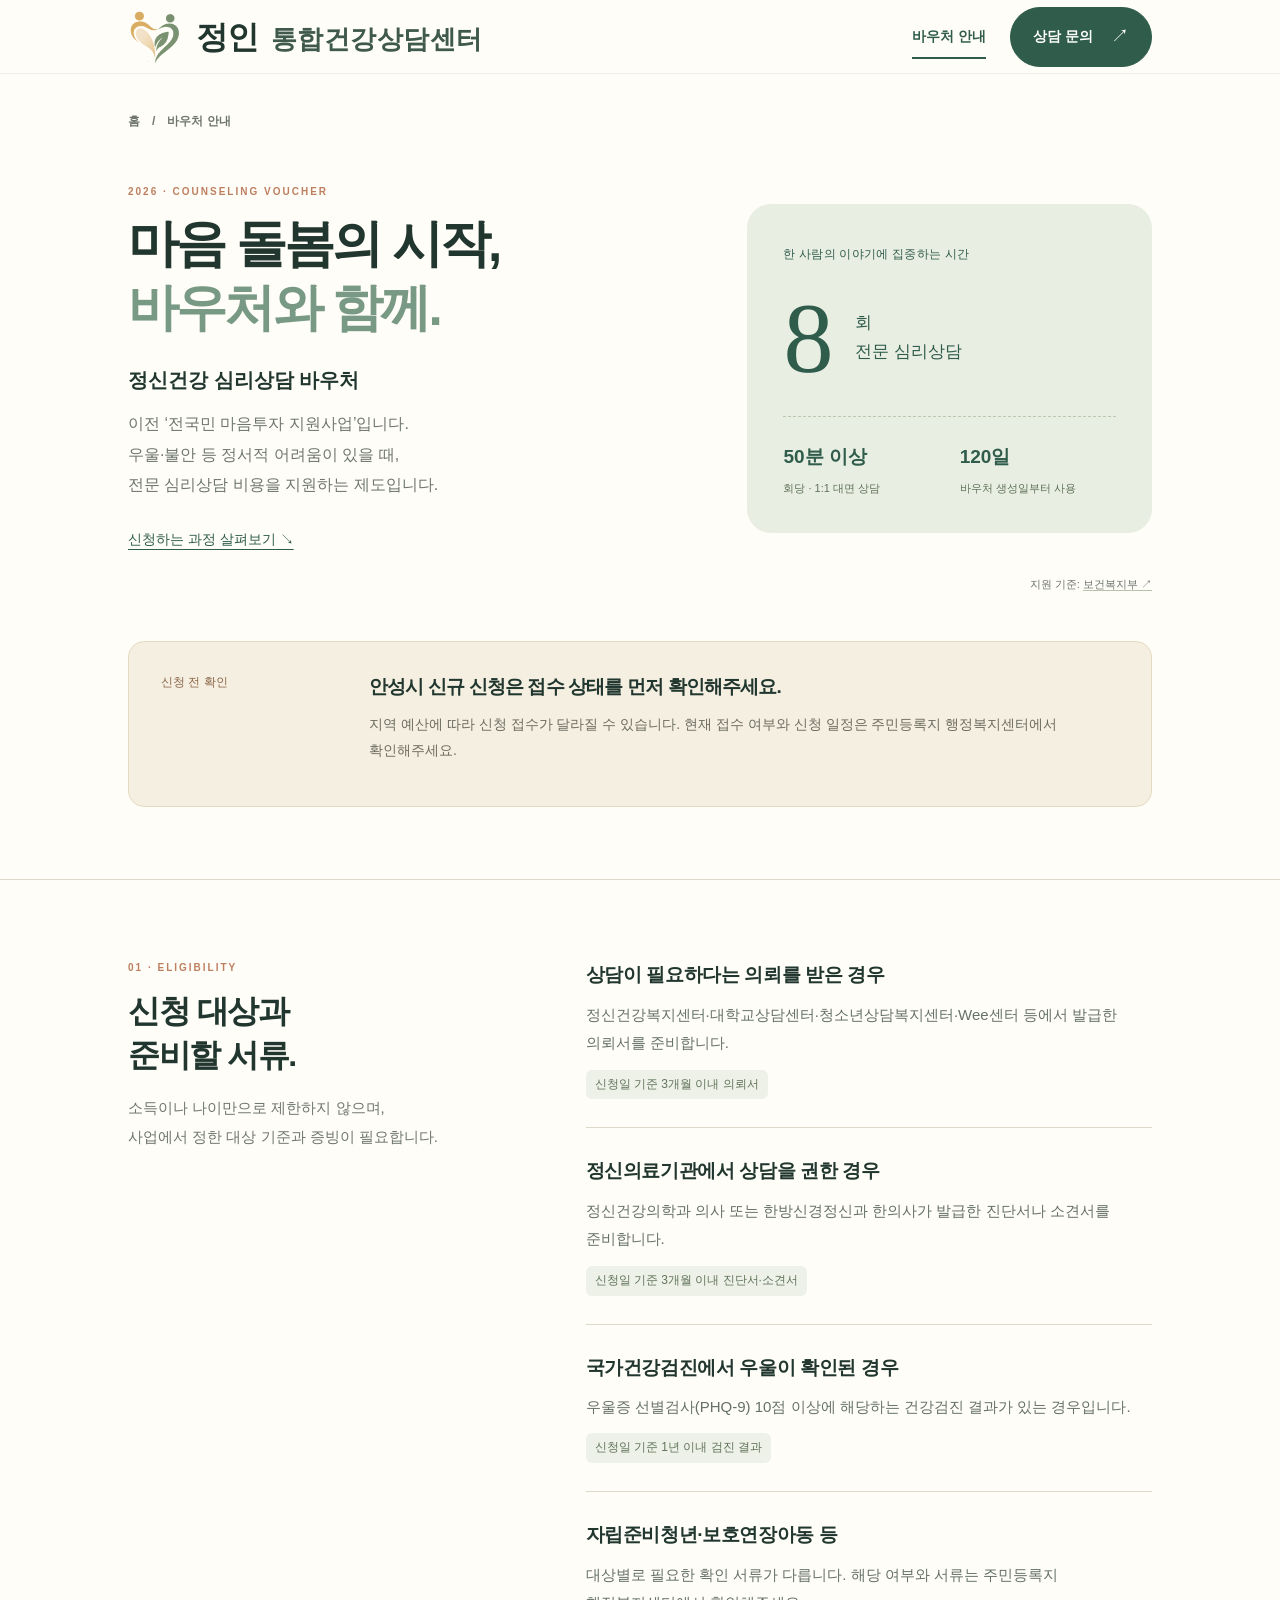
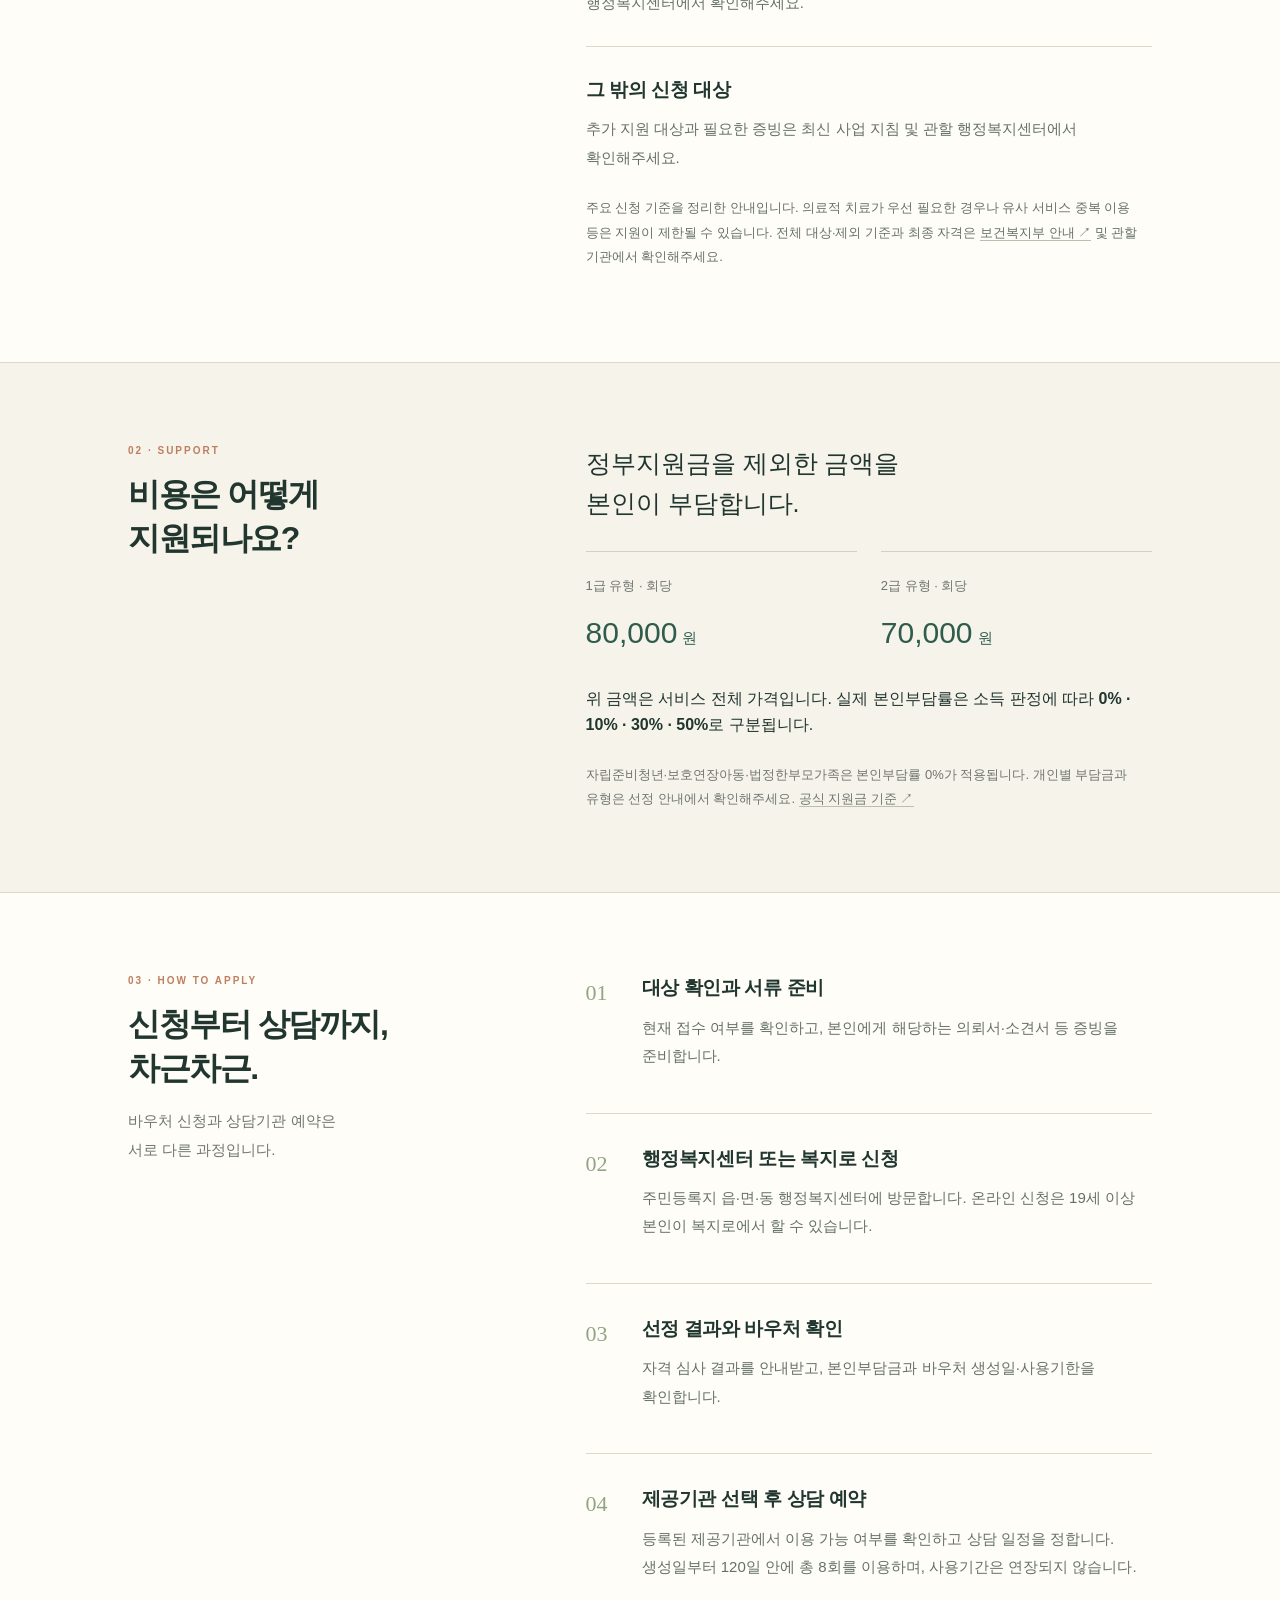
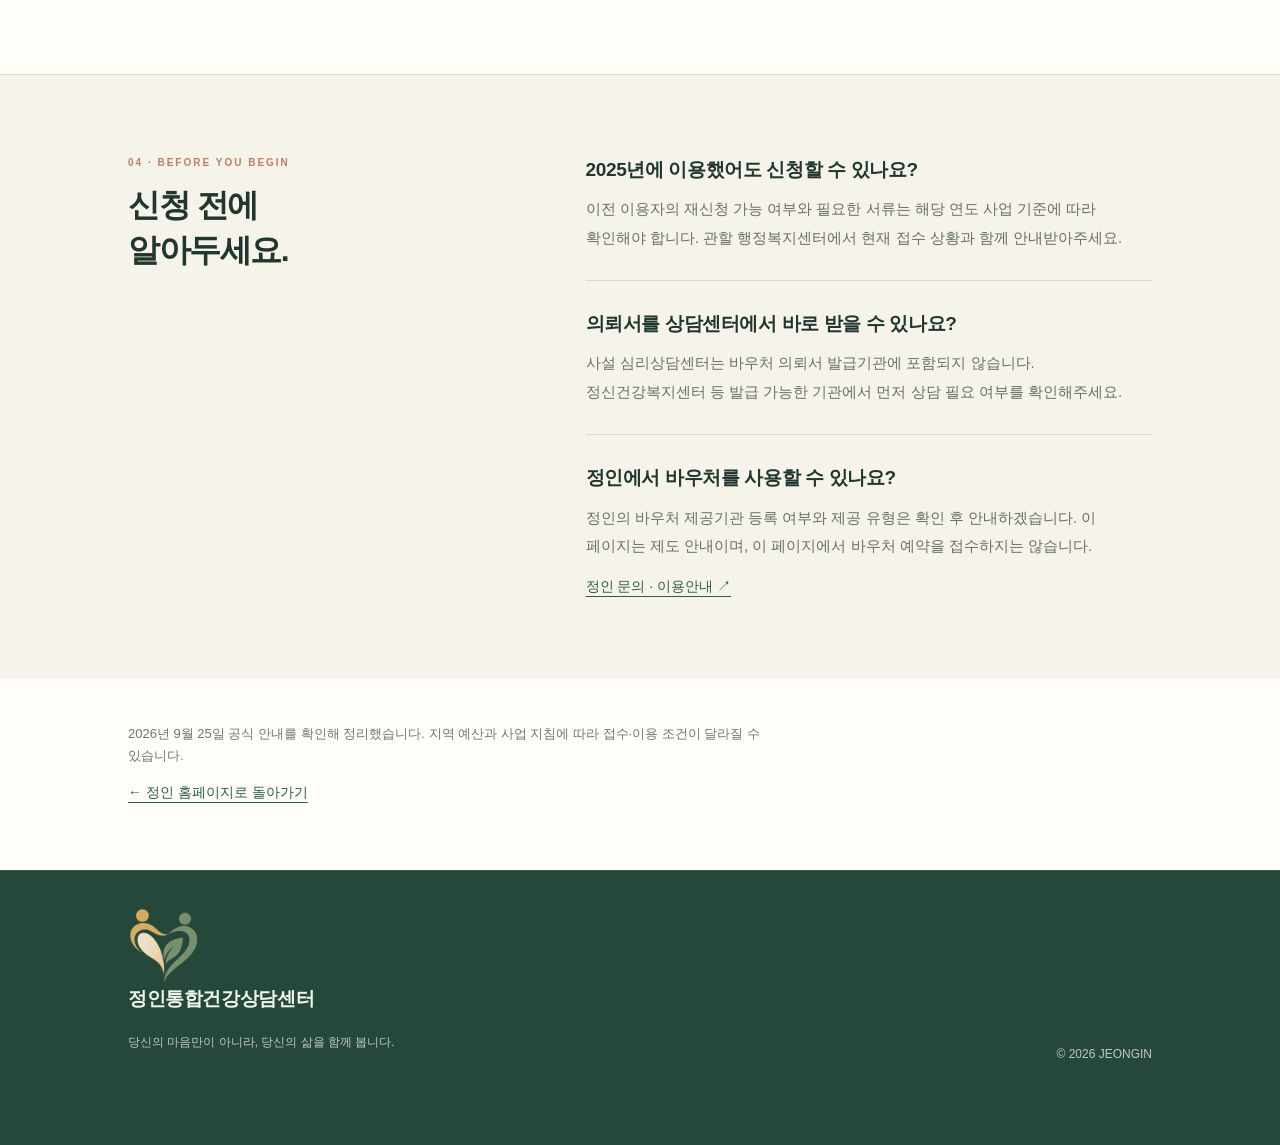
<file: voucher.html>
<!doctype html>
<html lang="ko">
<head>
<meta charset="utf-8">
<meta name="viewport" content="width=device-width, initial-scale=1">
<title>바우처 안내 · 정인통합건강상담센터</title>
<meta name="description" content="2026 정신건강 심리상담 바우처의 지원 내용, 신청 대상, 준비 서류와 이용 절차를 안내합니다.">
<meta name="theme-color" content="#2f5c4b">
<link rel="icon" href="assets/jeongin-symbol.svg?v=2" type="image/svg+xml">
<link rel="stylesheet" href="assets/site.css?v=brand-2">
<link rel="stylesheet" href="assets/voucher.css">
</head>
<body class="voucher-page">
<a class="skip-link" href="#voucher-main">본문 바로가기</a>
<header><div class="container nav">
  <a class="brand" aria-label="정인통합건강상담센터 홈" href="index.html#home"><img src="assets/jeongin-symbol.svg?v=2" alt="정인 로고"><span>정인<small>통합건강상담센터</small></span></a>
  <nav id="mainNav" aria-label="주요 메뉴"><a class="page-link" href="voucher.html" aria-current="page">바우처 안내</a><a class="btn primary" href="tel:01039979366" aria-label="상담 문의 전화 앱 열기 · 010-3997-9366">상담 문의</a></nav>
</div></header>
<main id="voucher-main">
  <section class="voucher-intro">
    <div class="container">
      <nav class="breadcrumb" aria-label="현재 위치"><a href="index.html">홈</a><span aria-hidden="true">/</span><span aria-current="page">바우처 안내</span></nav>
      <div class="voucher-heading"><div>
        <div class="kicker">2026 · COUNSELING VOUCHER</div>
        <h1>마음 돌봄의 시작,<br><em>바우처와 함께.</em></h1>
        <p class="voucher-subtitle">정신건강 심리상담 바우처</p>
        <p class="voucher-description">이전 ‘전국민 마음투자 지원사업’입니다.<br>우울·불안 등 정서적 어려움이 있을 때,<br>전문 심리상담 비용을 지원하는 제도입니다.</p>
        <a class="text-link" href="#apply">신청하는 과정 살펴보기 ↘</a>
      </div><div class="voucher-ticket" aria-label="지원 내용 요약">
        <span class="ticket-label">한 사람의 이야기에 집중하는 시간</span>
        <div class="ticket-main"><strong>8</strong><span>회<br>전문 심리상담</span></div>
        <div class="ticket-bottom"><div><b>50분 이상</b><span>회당 · 1:1 대면 상담</span></div><div><b>120일</b><span>바우처 생성일부터 사용</span></div></div>
      </div></div>
      <p class="source-line">지원 기준: <a href="https://www.mohw.go.kr/menu.es?mid=a10706040800" target="_blank" rel="noopener noreferrer">보건복지부 ↗</a></p>
      <aside class="voucher-status" aria-labelledby="status-title"><span class="status-label">신청 전 확인</span><div><h2 id="status-title">안성시 신규 신청은 접수 상태를 먼저 확인해주세요.</h2><p>지역 예산에 따라 신청 접수가 달라질 수 있습니다. 현재 접수 여부와 신청 일정은 주민등록지 행정복지센터에서 확인해주세요.</p></div></aside>
    </div>
  </section>
  <section class="voucher-section" id="eligibility"><div class="container voucher-columns">
    <div><div class="kicker">01 · ELIGIBILITY</div><h2>신청 대상과<br>준비할 서류.</h2><p class="section-description">소득이나 나이만으로 제한하지 않으며,<br>사업에서 정한 대상 기준과 증빙이 필요합니다.</p></div>
    <div class="voucher-rows">
      <article><h3>상담이 필요하다는 의뢰를 받은 경우</h3><p>정신건강복지센터·대학교상담센터·청소년상담복지센터·Wee센터 등에서 발급한 의뢰서를 준비합니다.</p><span class="document-tag">신청일 기준 3개월 이내 의뢰서</span></article>
      <article><h3>정신의료기관에서 상담을 권한 경우</h3><p>정신건강의학과 의사 또는 한방신경정신과 한의사가 발급한 진단서나 소견서를 준비합니다.</p><span class="document-tag">신청일 기준 3개월 이내 진단서·소견서</span></article>
      <article><h3>국가건강검진에서 우울이 확인된 경우</h3><p>우울증 선별검사(PHQ-9) 10점 이상에 해당하는 건강검진 결과가 있는 경우입니다.</p><span class="document-tag">신청일 기준 1년 이내 검진 결과</span></article>
      <article><h3>자립준비청년·보호연장아동 등</h3><p>대상별로 필요한 확인 서류가 다릅니다. 해당 여부와 서류는 주민등록지 행정복지센터에서 확인해주세요.</p></article>
      <article><h3>그 밖의 신청 대상</h3><p>추가 지원 대상과 필요한 증빙은 최신 사업 지침 및 관할 행정복지센터에서 확인해주세요.</p></article>
      <p class="small-note">주요 신청 기준을 정리한 안내입니다. 의료적 치료가 우선 필요한 경우나 유사 서비스 중복 이용 등은 지원이 제한될 수 있습니다. 전체 대상·제외 기준과 최종 자격은 <a href="https://www.mohw.go.kr/menu.es?mid=a10706040800" target="_blank" rel="noopener noreferrer">보건복지부 안내 ↗</a> 및 관할 기관에서 확인해주세요.</p>
    </div>
  </div></section>
  <section class="voucher-section voucher-tint" id="cost"><div class="container voucher-columns">
    <div><div class="kicker">02 · SUPPORT</div><h2>비용은 어떻게<br>지원되나요?</h2></div>
    <div><p class="cost-lead">정부지원금을 제외한 금액을<br>본인이 부담합니다.</p><div class="cost-types"><div><small>1급 유형 · 회당</small><strong>80,000<span>원</span></strong></div><div><small>2급 유형 · 회당</small><strong>70,000<span>원</span></strong></div></div><p>위 금액은 서비스 전체 가격입니다. 실제 본인부담률은 소득 판정에 따라 <b>0% · 10% · 30% · 50%</b>로 구분됩니다.</p><p class="small-note">자립준비청년·보호연장아동·법정한부모가족은 본인부담률 0%가 적용됩니다. 개인별 부담금과 유형은 선정 안내에서 확인해주세요. <a href="https://www.mohw.go.kr/menu.es?mid=a10706040800" target="_blank" rel="noopener noreferrer">공식 지원금 기준 ↗</a></p></div>
  </div></section>
  <section class="voucher-section" id="apply"><div class="container voucher-columns">
    <div><div class="kicker">03 · HOW TO APPLY</div><h2>신청부터 상담까지,<br>차근차근.</h2><p class="section-description">바우처 신청과 상담기관 예약은<br>서로 다른 과정입니다.</p></div>
    <ol class="voucher-process">
      <li><span>01</span><div><h3>대상 확인과 서류 준비</h3><p>현재 접수 여부를 확인하고, 본인에게 해당하는 의뢰서·소견서 등 증빙을 준비합니다.</p></div></li>
      <li><span>02</span><div><h3>행정복지센터 또는 복지로 신청</h3><p>주민등록지 읍·면·동 행정복지센터에 방문합니다. 온라인 신청은 19세 이상 본인이 복지로에서 할 수 있습니다.</p></div></li>
      <li><span>03</span><div><h3>선정 결과와 바우처 확인</h3><p>자격 심사 결과를 안내받고, 본인부담금과 바우처 생성일·사용기한을 확인합니다.</p></div></li>
      <li><span>04</span><div><h3>제공기관 선택 후 상담 예약</h3><p>등록된 제공기관에서 이용 가능 여부를 확인하고 상담 일정을 정합니다. 생성일부터 120일 안에 총 8회를 이용하며, 사용기간은 연장되지 않습니다.</p></div></li>
    </ol>
  </div></section>
  <section class="voucher-section voucher-tint" id="questions"><div class="container voucher-columns">
    <div><div class="kicker">04 · BEFORE YOU BEGIN</div><h2>신청 전에<br>알아두세요.</h2></div>
    <div class="voucher-rows">
      <article><h3>2025년에 이용했어도 신청할 수 있나요?</h3><p>이전 이용자의 재신청 가능 여부와 필요한 서류는 해당 연도 사업 기준에 따라 확인해야 합니다. 관할 행정복지센터에서 현재 접수 상황과 함께 안내받아주세요.</p></article>
      <article><h3>의뢰서를 상담센터에서 바로 받을 수 있나요?</h3><p>사설 심리상담센터는 바우처 의뢰서 발급기관에 포함되지 않습니다. 정신건강복지센터 등 발급 가능한 기관에서 먼저 상담 필요 여부를 확인해주세요.</p></article>
      <article id="center-availability"><h3>정인에서 바우처를 사용할 수 있나요?</h3><p>정인의 바우처 제공기관 등록 여부와 제공 유형은 확인 후 안내하겠습니다. 이 페이지는 제도 안내이며, 이 페이지에서 바우처 예약을 접수하지는 않습니다.</p><a class="text-link" href="index.html#contact">정인 문의 · 이용안내 ↗</a></article>
    </div>
  </div></section>
  <section class="voucher-sources"><div class="container"><p>2026년 9월 25일 공식 안내를 확인해 정리했습니다. 지역 예산과 사업 지침에 따라 접수·이용 조건이 달라질 수 있습니다.</p><a class="text-link" href="index.html">← 정인 홈페이지로 돌아가기</a></div></section>
</main>
<footer><div class="container foot"><div><img src="assets/jeongin-symbol.svg?v=2" alt="정인 로고"><h3>정인통합건강상담센터</h3><p>당신의 마음만이 아니라, 당신의 삶을 함께 봅니다.</p></div><span>© 2026 JEONGIN</span></div></footer>
</body></html>
</file>
<file: assets/site.css>
:root{
  --bg:#f6f2e8; --paper:#fffdf8; --ink:#20362e; --muted:#6f766f;
  --green:#2f5c4b; --green2:#789983; --sage:#dce6d8; --line:#ded8c9;
  --sand:#ead8b9; --accent:#bd7f5f; --shadow:0 18px 50px rgba(35,53,46,.11);
}
*{box-sizing:border-box}
html{scroll-behavior:smooth}
body{margin:0;font-family:ui-sans-serif,-apple-system,BlinkMacSystemFont,"Apple SD Gothic Neo","Noto Sans KR","Malgun Gothic",sans-serif;color:var(--ink);background:var(--paper);line-height:1.65}
a{color:inherit;text-decoration:none}
img{display:block;max-width:100%}
.container{width:min(1180px,calc(100% - 40px));margin:auto}
.kicker{font-size:12px;letter-spacing:.18em;text-transform:uppercase;color:var(--accent);font-weight:800}
h1,h2,h3,p{margin-top:0}
h1{font-size:clamp(44px,6vw,86px);line-height:1.06;letter-spacing:-.045em;margin-bottom:26px}
h2{font-size:clamp(34px,4vw,58px);line-height:1.14;letter-spacing:-.035em;margin-bottom:20px}
h3{font-size:22px;letter-spacing:-.02em}
.lead{font-size:clamp(18px,2vw,24px);color:#4c5e56;max-width:760px}
.muted{color:var(--muted)}
.btn{display:inline-flex;align-items:center;gap:8px;border-radius:999px;padding:13px 19px;border:1px solid var(--green);font-weight:750;transition:.2s;background:#fff}
.btn.primary{background:var(--green);color:#fff}
.btn:hover{transform:translateY(-1px);box-shadow:0 8px 20px rgba(31,61,48,.12)}
header{position:fixed;left:0;right:0;top:0;height:74px;z-index:50;background:rgba(255,253,248,.88);backdrop-filter:blur(16px);border-bottom:1px solid rgba(47,92,75,.09)}
.nav{height:74px;display:flex;align-items:center;justify-content:space-between;gap:22px}
.brand{display:flex;align-items:center;gap:10px;font-weight:900}
.brand img{width:42px;height:42px;object-fit:contain}
.brand span{line-height:1.05}
.brand small{display:block;font-size:11px;color:#60736a;font-weight:700;margin-top:4px}
nav{display:flex;align-items:center;gap:24px;font-size:14px;font-weight:700}
nav a:hover{color:var(--green2)}
.hero{min-height:100vh;display:grid;align-items:center;padding:118px 0 72px;position:relative;overflow:hidden}
.hero:before{content:"";position:absolute;right:-11vw;top:15%;width:58vw;height:58vw;border-radius:50%;background:radial-gradient(circle at 40% 40%,#eff4eb 0,#e5eadf 42%,rgba(229,234,223,0) 70%);z-index:-1}
.hero-grid{display:grid;grid-template-columns:1.02fr .98fr;gap:70px;align-items:center}
.hero-copy .mini{display:flex;gap:10px;flex-wrap:wrap;margin-top:24px}
.chip{padding:8px 12px;border-radius:999px;background:#eef2e9;border:1px solid #d7dfd4;color:#4d685b;font-size:13px;font-weight:700}
.hero-media{position:relative}
.hero-media .main-photo{height:650px;width:100%;object-fit:cover;border-radius:34px;box-shadow:var(--shadow)}
.hero-card{position:absolute;left:-34px;bottom:34px;background:rgba(255,255,255,.94);backdrop-filter:blur(10px);padding:20px 22px;border-radius:20px;box-shadow:var(--shadow);max-width:280px}
.hero-card b{display:block;font-size:20px;margin-bottom:4px}
.visual-frame{overflow:hidden;margin:0;background:#dce6d8;box-shadow:var(--shadow);border-radius:30px}
.hero-visual{border-radius:46% 46% 32px 32px}
.hero-media .main-photo{border-radius:0;box-shadow:none}
.visual-frame img{width:100%;height:auto;object-fit:cover;transform:translateY(var(--drift,0px)) scale(1.06)}
.philosophy-visual img{aspect-ratio:3/2}
.visual-caption{display:flex;align-items:center;gap:12px;margin:16px 4px 0;color:var(--green);font-size:13px;letter-spacing:.08em}
.visual-caption:before{content:"";width:32px;height:1px;background:var(--accent)}
.scroll-cue{display:inline-flex;align-items:center;gap:12px;margin-top:32px;font-size:12px;letter-spacing:.1em;color:var(--green)}
.scroll-cue span{display:grid;place-items:center;width:34px;height:44px;border:1px solid #bac9bc;border-radius:20px;font-size:18px}
section{scroll-margin-top:74px}
.section{padding:110px 0;position:relative;isolation:isolate}
.section:before{content:"";position:absolute;inset:0 0 auto;height:72px;background:linear-gradient(#f4f1e7,transparent);z-index:-1;pointer-events:none}
.section.soft:before{background:linear-gradient(var(--paper),transparent)}
.soft{background:#f4f1e7}
.cards{display:grid;grid-template-columns:repeat(3,1fr);gap:18px;margin-top:42px}
.card{background:#fff;border:1px solid #e8e2d4;border-radius:22px;padding:28px;min-height:210px}
.card .num{display:inline-flex;width:34px;height:34px;border-radius:50%;background:#e9efe5;align-items:center;justify-content:center;font-weight:850;color:var(--green);margin-bottom:30px}
.card p{color:#677269;margin-bottom:0}
.quote{margin-top:28px;padding:22px 26px;border-left:4px solid var(--accent);background:#f7efe4;font-size:18px}
.service-grid{display:grid;grid-template-columns:repeat(2,1fr);gap:18px;margin-top:42px}
.service{position:relative;background:#f8f6ef;border-radius:26px;padding:30px;min-height:245px;overflow:hidden}
.service b{display:block;font-size:30px;margin:8px 0 10px}
.service .arrow{position:absolute;right:22px;bottom:18px;font-size:24px}
.service[id],.program[id]{scroll-margin-top:100px}
.text-link{display:inline-block;color:var(--green);font-size:14px;text-decoration:underline;text-underline-offset:5px}
.availability{display:flex;align-items:flex-start;gap:12px;margin:28px 0 0;font-size:13px;color:#63735f;line-height:1.8}
.availability span{flex-shrink:0;border:1px solid #cbd7c4;border-radius:99px;padding:2px 10px;font-size:11px;color:var(--green)}
.axis .experience{font-size:13px;line-height:1.85;color:#60715d;background:#e9eee2;padding:14px 16px;border-radius:12px;margin-top:14px}
.integration-title{font-size:21px;line-height:1.5;margin:28px 0 18px}
.choice-list{margin-top:42px;display:grid;grid-template-columns:1fr 1fr;gap:0 36px}
.choice{display:flex;align-items:center;justify-content:space-between;gap:24px;padding:26px 0;border-top:1px solid var(--line)}
.choice p{margin:0;font-size:17px;line-height:1.7;max-width:330px}
.choice a{flex-shrink:0;color:var(--green);font-size:13px;font-weight:650;display:inline-flex;align-items:center;gap:12px;padding:8px 0}
.choice a:after{content:"↗";font-size:18px;font-weight:400}
.counselor-name{font-size:19px;color:var(--green);margin-bottom:18px;font-weight:650}
.counselor-name span{font-size:13px;color:var(--muted);margin-left:8px;font-weight:400}
.lounge-note{margin-top:26px;padding:32px 36px;border:1px solid #dce2d3;border-radius:18px;display:grid;grid-template-columns:.7fr 1.3fr;gap:36px;background:#eef2e8}
.lounge-note h3{margin:0}.lounge-note p{margin:0;color:#657369;font-size:15px;line-height:1.9}
.lounge-note small{display:block;color:var(--muted);margin-top:12px;font-size:12px}
.name-intro{display:grid;grid-template-columns:1fr 1fr;gap:60px;align-items:center}
.name-intro .lead{margin:0}
.name-values{display:grid;grid-template-columns:repeat(4,1fr);gap:24px;margin-top:44px}
.name-value{padding:28px 8px;border-top:1px solid #ced7c7}
.name-value b{font-family:ui-serif,"AppleMyungjo","Batang",serif;font-size:48px;line-height:1.4;font-weight:400;letter-spacing:.08em;color:#607d62}
.name-value p{font-size:13px;color:var(--muted);margin:12px 0 0}
.faq-block{margin-top:48px;padding-top:40px;border-top:1px solid #cbd3c3}
.faq-block>h3{font-size:24px;margin-bottom:24px}
.axes{display:grid;grid-template-columns:1fr 1fr;gap:52px;align-items:center}
.axis-list{display:grid;gap:16px;margin-top:30px}
.axis{padding:20px 0;border-top:1px solid #d8d1c1}
.axis strong{font-size:24px}
.axis p{margin:8px 0 0;color:#68736b}
.triad{display:grid;grid-template-columns:repeat(3,1fr);gap:14px;margin-top:28px}
.triad div{border-radius:20px;padding:24px;background:#fff;border:1px solid #e5ded0}
.triad b{font-size:22px}
.profile{display:grid;grid-template-columns:.78fr 1.22fr;gap:64px;align-items:center}
.profile-photo{height:580px;width:100%;object-fit:cover;object-position:center top;border-radius:34px;box-shadow:var(--shadow)}
.profile-facts{display:grid;grid-template-columns:repeat(2,1fr);gap:14px;margin-top:28px}
.fact{padding:18px;border-radius:16px;background:#f6f3ea}
.fact small{display:block;color:#7b807a;margin-bottom:4px}
.space-grid{display:grid;grid-template-columns:repeat(2,1fr);gap:24px;margin-top:40px}
.space{margin:0;border-radius:24px;overflow:hidden;background:var(--paper);border:1px solid #e4ded1}
.space img{width:100%;aspect-ratio:16/10;object-fit:cover}
.space.big{grid-column:1/-1;display:grid;grid-template-columns:1.4fr 1fr;align-items:center}
.space.big img{aspect-ratio:4/3}
.space .label{display:block;padding:20px 24px;font-weight:700}
.space .label small{display:block;color:var(--accent);font-size:11px;letter-spacing:.16em;margin-bottom:8px}
.space.big .label{padding:36px;font-size:26px;line-height:1.5}
.space .label p{font-size:15px;font-weight:400;color:var(--muted);margin:14px 0 0}
.space.floorplan img{object-fit:contain;padding:18px;background:#f1efe7}
.programs{display:grid;grid-template-columns:repeat(5,1fr);gap:12px;margin-top:34px}
.program{padding:22px;border-radius:18px;border:1px solid #ded8c8;background:#fff;min-height:140px}
.steps{display:grid;grid-template-columns:repeat(3,1fr);gap:16px;margin-top:36px}
.step{padding:28px;border-radius:22px;background:#fff;border:1px solid #e4ded1}
.step span{font-size:12px;color:var(--accent);font-weight:900;letter-spacing:.15em}
.info-grid{display:grid;grid-template-columns:repeat(3,1fr);gap:12px;margin-top:28px}
.info{padding:20px;border-radius:16px;background:#f6f3ea}
footer{padding:52px 0 80px;background:#1f3f33;color:#eff5ef}
footer .foot{display:flex;justify-content:space-between;gap:30px;align-items:flex-end}
footer img{width:72px;filter:brightness(0) invert(1);opacity:.92}

/* A single quiet trigger opens the complete section navigation. */
#sectionNav{position:fixed;right:18px;top:50%;transform:translateY(-50%);z-index:55}
#sectionNav summary{list-style:none;cursor:pointer;display:flex;align-items:center;flex-direction:column;gap:7px;padding:14px 11px;border:1px solid #cbd5c6;border-radius:24px;background:rgba(255,253,248,.96);box-shadow:0 6px 24px #20362e12;color:var(--green);font-size:11px;font-weight:650}
#sectionNav summary::-webkit-details-marker{display:none}
#sectionNav summary svg{width:18px;height:18px}
#navPosition{font-size:9px;font-weight:400;letter-spacing:.04em;color:#788975}
#sectionNav[open] summary{background:var(--green);color:var(--paper)}
#sectionNav[open] #navPosition{color:#d0dccb}
.index-panel{position:absolute;right:calc(100% + 12px);top:50%;transform:translateY(-50%);width:272px;max-height:calc(100dvh - 120px);overflow:auto;padding:22px 14px 14px;border-radius:22px;background:var(--paper);border:1px solid #dce2d5;box-shadow:0 20px 70px #20362e26}
#sectionNav[open]:before{content:"";position:absolute;right:100%;top:-230px;width:16px;height:460px}
#sectionNav[open] .index-panel{animation:openIndex .22s ease-out}
@keyframes openIndex{from{opacity:0;translate:6px 0}to{opacity:1;translate:0 0}}
.index-heading{padding:0 12px 14px;margin:0 0 8px;border-bottom:1px solid var(--line);font-size:12px;color:var(--muted);letter-spacing:.05em}
#index{display:flex;flex-direction:column;align-items:stretch;gap:3px;font-size:14px;font-weight:500}
#index a{display:flex;align-items:center;gap:14px;padding:11px 12px;border-radius:10px;transition:background .2s,color .2s}
#index a small{font-size:10px;letter-spacing:.08em;color:#8a9b83;min-width:18px}
#index a:hover{background:#f0f3eb;color:var(--green)}
#index a.active{background:#e7eee0;color:var(--green);font-weight:700}
#index a.active:after{content:"";width:5px;height:5px;border-radius:50%;background:var(--green);margin-left:auto;flex-shrink:0}

/* floating why button */

/* The header holds the primary action; section browsing lives in the index. */
#mainNav .btn{white-space:nowrap}
:focus-visible{outline:3px solid var(--accent);outline-offset:5px}
.btn:disabled{opacity:.65;cursor:not-allowed;transform:none;box-shadow:none;font:inherit}
#readingProgress{position:fixed;inset:0 0 auto;height:3px;background:var(--green2);z-index:65;transform:scaleX(0);transform-origin:left;pointer-events:none}
/* Quiet editorial details: more space, fewer boxes, a clear type hierarchy. */
body{word-break:keep-all;overflow-wrap:break-word;-webkit-font-smoothing:antialiased}
header{background:rgba(255,253,248,.92)}
.brand{letter-spacing:-.04em}.brand small{letter-spacing:.02em}
nav{gap:22px;font-size:13px}
.hero{padding-top:140px;padding-bottom:100px}
.hero-grid{grid-template-columns:1.1fr .9fr;gap:72px}
h1{font-size:clamp(44px,4.7vw,68px);font-weight:600;line-height:1.24;letter-spacing:-.055em}
h1 em{font-style:normal;color:#62836a}
h2{font-weight:600;line-height:1.3;letter-spacing:-.045em}
h3{font-weight:650}
.kicker{font-size:10px;letter-spacing:.2em;margin-bottom:18px}
.hero-copy .kicker{display:flex;align-items:center;gap:12px}
.hero-copy .kicker:before{content:"";width:24px;height:1px;background:var(--accent);flex-shrink:0}
.hero-copy .lead{font-size:18px;line-height:1.9;max-width:480px}
.hero-copy .lead b{font-weight:600;color:var(--ink)}
.hero-media{padding-top:18px}
.hero-media:before{content:"";position:absolute;inset:0 -16px 22px 16px;border:1px solid #c8d4c4;border-radius:48% 48% 40px 40px;pointer-events:none}
.hero-card{left:-28px;bottom:32px;border-radius:4px 20px 20px 20px;padding:20px 24px;box-shadow:0 12px 36px #20362e12}
.hero-card b{font-size:17px;font-weight:650}.hero-card .muted{font-size:12px}
.btn{font-size:14px;font-weight:600;padding:14px 22px;box-shadow:none}
.btn.primary:after{content:"↗";margin-left:10px;font-size:18px;font-weight:400}
.btn.primary:disabled:after{content:none}
.chip{background:none;border:0;border-radius:0;padding:0 14px 0 0;font-size:12px;letter-spacing:.08em}
.chip+.chip{border-left:1px solid #cad3c6;padding-left:20px}
.hero-copy .mini{gap:6px}
.section{padding:120px 0}
.cards{gap:0 32px;margin-top:52px}
.card{background:none;border:0;border-top:1px solid #d7d9cb;border-radius:0;padding:28px 0 34px;min-height:0}
.card .num{background:none;width:auto;height:auto;font-family:Georgia,serif;font-size:15px;font-weight:400;margin-bottom:22px;color:#81917e}
.card h3{font-size:21px;margin-bottom:12px}
.card p{font-size:15px;line-height:1.85}
.quote{border-left:2px solid #b08d68;background:transparent;padding:12px 24px;color:#5a685b;font-size:17px}
.service{border:1px solid #e5e4d8;background:linear-gradient(135deg,#f6f5ec,#fdfbf6);padding:36px;min-height:260px;transition:background .3s,border-color .3s}
.service:nth-child(2),.service:nth-child(3){background:#eef2e9}
.service b{font-size:29px;font-weight:600;letter-spacing:-.03em}
.service p{max-width:440px;color:#657369;font-size:15px;line-height:1.85}
.service .arrow{font-size:20px;color:#8d9f89;bottom:22px;right:28px}
.triad div{background:transparent;border:0;border-top:1px solid #cbd2c3;border-radius:0;padding:20px 4px}
.triad b{font-size:19px;font-weight:600}.triad p{font-size:13px;line-height:1.85;margin:10px 0 0}
.profile-facts{gap:0 24px}.fact{padding:20px 0;border-top:1px solid var(--line);border-radius:0;background:none;font-size:14px}.fact b{font-weight:600}
.profile-photo{border-radius:160px 160px 24px 24px;height:560px;object-position:center 38%}
.space{border:0;border-radius:18px;box-shadow:0 10px 36px #20362e06}
.space .label{font-size:17px;padding:24px}
.space.big .label{font-size:28px;padding:40px}
.program{border:0;border-top:1px solid var(--line);border-radius:0;padding:24px 4px;background:transparent}
.program b{font-weight:600}.program p{font-size:14px;margin:12px 0 0}
.steps{gap:28px}.step{background:none;border:0;border-top:1px solid #c6cdbf;border-radius:0;padding:30px 0}
.step span{font-size:10px;letter-spacing:.16em}.step h3{margin:20px 0 12px}.step p{color:var(--muted);font-size:15px}
#contact{background:#26483b;color:#f9f7ef;border-radius:48px 48px 0 0}
#contact:before{display:none}#contact .kicker{color:#d1b691}#contact h2:after{background:#d1b691}
#contact .info{background:transparent;border:1px solid #ffffff26;border-radius:16px;padding:24px}
#contact .info small{color:#c2cebf;font-size:12px}#contact .info h3{font-size:19px;margin-top:14px}
#contact .muted{color:#c7d2c6;font-size:14px}#contact .btn.primary{background:#f3eee0;color:#26483b;border-color:#f3eee0}
footer{background:#26483b;border-top:1px solid #ffffff1a;padding-top:36px}
@media(hover:hover){.service:hover{border-color:#abbda5}.space img{transition:transform .8s cubic-bezier(.22,1,.36,1)}.space:hover img{transform:scale(1.025)}}
/* A soft, staggered entrance; native scrolling stays under the visitor's control. */
.motion-ready [data-reveal]{opacity:0;transform:translateY(28px);transition:opacity .85s cubic-bezier(.22,1,.36,1),transform .85s cubic-bezier(.22,1,.36,1);transition-delay:var(--reveal-delay,0ms)}
.motion-ready [data-reveal].is-visible{opacity:1;transform:translateY(0)}
.motion-ready [data-reveal="image"]{clip-path:inset(5% 0 0 round 32px);transition:opacity 1.1s ease,transform 1.1s cubic-bezier(.22,1,.36,1),clip-path 1.1s cubic-bezier(.22,1,.36,1)}
.motion-ready [data-reveal="image"].is-visible{clip-path:inset(0 round 0)}
.motion-ready [data-reveal]:focus-within{opacity:1;transform:none;clip-path:none}
section h2:after{content:"";display:block;width:48px;height:2px;margin-top:24px;background:var(--accent);transform:scaleX(.25);transform-origin:left;transition:transform 1s cubic-bezier(.22,1,.36,1)}
section.is-current h2:after{transform:scaleX(1)}
@media(max-width:980px){
  .hero-grid,.axes,.profile{grid-template-columns:1fr}
  .choice-list{grid-template-columns:1fr}.name-intro{grid-template-columns:1fr;gap:12px}
  .hero-grid{gap:44px}.hero-copy .lead{max-width:660px}.hero-media{width:min(100% - 24px,620px);margin:auto}
  .hero-media .main-photo{height:500px}
  .hero-card{left:16px}
  .cards{grid-template-columns:repeat(2,1fr)}
  .programs{grid-template-columns:repeat(2,1fr)}
  .space.big .label{font-size:22px;padding:24px}
  .info-grid{grid-template-columns:repeat(2,1fr)}
}
@media(max-width:640px){
  .container{width:min(100% - 28px,1180px)}
  header,.nav{height:66px}.hero{padding-top:96px}
  #mainNav .btn{padding:10px 14px;font-size:12px}
  #mainNav .btn:after{margin-left:2px;font-size:16px}
  section{scroll-margin-top:66px}
  h1{font-size:46px}
  .hero{padding-bottom:76px}.hero-copy .lead{font-size:16px}.hero-copy .kicker{font-size:8px;letter-spacing:.12em}
  .hero-card{left:-8px;bottom:24px;padding:16px 20px}
  .hero-card b{font-size:16px}.hero-card .muted{font-size:11px}
  .profile-photo{height:auto;aspect-ratio:4/5;border-radius:120px 120px 20px 20px}
  .service{padding:26px}.card{padding:24px 0}.cards{margin-top:36px}.card .num{margin-bottom:14px}
  .triad{gap:0}.triad div{padding:18px 0}.triad p{margin-top:4px}
  .space.big .label{padding:26px;font-size:23px}
  #contact{border-radius:28px 28px 0 0}
  .cards,.service-grid,.triad,.steps,.profile-facts,.info-grid{grid-template-columns:1fr}
  .choice{align-items:flex-start;flex-direction:column;gap:8px;padding:22px 0}.choice p{font-size:16px}
  .lounge-note{grid-template-columns:1fr;gap:16px;padding:26px}
  .name-values{grid-template-columns:1fr 1fr;gap:12px}.name-value{padding:22px 4px}.name-value b{font-size:40px}
  .availability{flex-direction:column;gap:8px}
  .hero-media .main-photo{height:460px;border-radius:0}
  .hero-visual{border-radius:44% 44% 24px 24px}
  .space-grid{grid-template-columns:1fr;gap:18px}.space.big{grid-column:auto;display:block}
  .space.big img{aspect-ratio:16/10}
  .space.big .label{font-size:22px}
  .motion-ready [data-reveal]{transform:translateY(18px)}
  .programs{grid-template-columns:1fr 1fr}
  .section{padding:78px 0}
  #sectionNav{right:8px}
  #sectionNav summary{padding:12px 9px;font-size:10px}
  .index-panel{width:min(264px,calc(100vw - 104px));padding:18px 10px 10px}
  #index a{font-size:13px;padding:10px;gap:10px}
  footer .foot{display:block}
}
@media(min-width:1440px){
  header,main{padding-right:200px}
  footer{margin-right:200px}
  #sectionNav{right:18px;width:164px}
  #sectionNav summary,#sectionNav[open]:before{display:none}
  #sectionNav .index-panel{position:static;transform:none;width:100%;max-height:calc(100dvh - 160px);padding:0;border:0;border-radius:0;background:transparent;box-shadow:none;animation:none}
  .index-heading{font-size:11px;letter-spacing:.04em;padding:0 8px 16px;margin-bottom:12px}
  #index{gap:5px}
  #index a{padding:11px 8px;font-size:12px;gap:8px;line-height:1.6}
  #index a small{font-size:9px;min-width:16px}
  #index a.active{background:#e7eee0}
}
/* Readable chapters: content stays visible; a few scenes advance with normal scrolling. */
h2{font-size:clamp(30px,3.1vw,44px);line-height:1.25;margin-bottom:16px}
section h2:after{margin-top:18px}
.kicker{margin-bottom:12px}
.section{padding:48px 0;min-height:calc(100svh - 74px);display:flex;align-items:center}
.lead{font-size:19px;line-height:1.75}
.hero{min-height:100svh;padding:106px 0 36px}
h1{font-size:clamp(40px,3.5vw,56px);line-height:1.18;margin-bottom:22px}
.hero-copy .lead{font-size:16px;line-height:1.75;margin-bottom:16px}
.hero-copy .mini{margin-top:18px}
.hero-media .main-photo{height:clamp(390px,calc(100svh - 162px),560px)}
.hero-media{padding-top:12px}
.cards{margin-top:30px;gap:0 30px}
.card{padding:20px 0}.card .num{font-size:12px;margin-bottom:12px}
.card h3{font-size:19px;margin-bottom:10px}.card p{font-size:14px;line-height:1.8}
.quote{font-size:15px;line-height:1.8;margin-top:20px}
.perspectives{display:grid;grid-template-columns:repeat(3,1fr);gap:36px;margin-top:32px}
.perspective{padding:24px 0;border-top:1px solid #cbd3c3}
.chapter-number{display:block;color:#88957d;font-size:10px;letter-spacing:.12em;margin-bottom:20px}
.perspective h3{font-size:21px;line-height:1.5;margin-bottom:16px}
.perspective p{font-size:15px;color:#63715f;line-height:1.85}
.perspective .experience{margin:22px 0 0;padding-top:18px;border-top:1px solid #dce1d2;font-size:13px;color:#7b856f}
.integration-layout{display:grid;grid-template-columns:1fr 1fr;gap:60px;align-items:center}
.integration-layout .philosophy-visual img{height:240px;aspect-ratio:auto}
.triad{gap:18px;margin-top:20px}.triad div{padding:16px 0}.triad p{font-size:13px}
.choice-list{margin-top:28px;gap:0 36px}.choice{padding:20px 0;gap:20px}
.choice p{font-size:16px}.availability{font-size:12px;margin-top:22px;line-height:1.8}
.profile{gap:48px;grid-template-columns:.8fr 1.2fr}
.profile-photo{height:440px;border-radius:120px 120px 22px 22px}
.profile .lead{font-size:18px;line-height:1.7;margin-bottom:14px}
.profile>div>p:not(.lead){font-size:14px;line-height:1.8}
.counselor-name{margin-bottom:14px}
.profile-facts{margin-top:20px}.fact{padding:14px 0;font-size:13px}.fact small{font-size:11px}
.name-values{margin-top:32px}
.programs{margin-top:26px}.program{min-height:0;padding:20px 4px}
.community-story{max-width:850px;border-top:1px solid var(--line);padding-top:22px;margin-top:22px}
.community-story h3{font-size:18px;margin-bottom:10px}.community-story p{font-size:14px;line-height:1.8;color:var(--muted);margin-bottom:8px}
.guide-layout{display:grid;grid-template-columns:.7fr 1.3fr;gap:64px;margin-top:28px}
.guide-layout .steps{display:block;margin:0}.guide-layout .step{padding:16px 0}.guide-layout .step h3{font-size:18px;margin:8px 0}.guide-layout .step p{font-size:13px;line-height:1.7;margin:0}
.guide-note{font-size:12px;color:var(--muted);line-height:1.8;margin:16px 0 0}
.guide-layout .faq-block{border:0;padding:0;margin:0}.guide-layout .faq-block>h3{font-size:19px;margin:0 0 10px}
.faq-item{border-top:1px solid var(--line);padding:15px 0}.faq-item h4{font-size:15px;line-height:1.6;margin:0 0 8px;font-weight:650}
.faq-item p{font-size:13px;line-height:1.85;color:var(--muted);margin:0}.faq-item a{font-size:13px}
#contact .info{padding:18px}#contact .info strong{display:block;font-size:18px;font-weight:600;margin-top:8px}#contact .info p{font-size:13px;line-height:1.75;margin:10px 0 0}
.info-grid{margin-top:24px}
.service.reading-item{display:grid;grid-template-columns:.75fr 1.25fr;align-items:center;gap:48px;padding:30px 42px;min-height:320px;margin:0;border-radius:24px}
.scene-number{display:block;font-family:Georgia,serif;font-size:56px;line-height:1;color:#a4b598;margin-bottom:24px}
.service-heading .kicker{font-size:11px;letter-spacing:.03em;line-height:1.7}
.service-heading h3{font-size:32px;margin:10px 0 0;line-height:1.3}
.service-copy p{font-size:15px;line-height:1.85;margin:0 0 18px;max-width:none}
.service-copy .scene-lead{font-size:21px;line-height:1.65;color:var(--ink)}
.space-scene{display:grid;grid-template-columns:1.2fr .8fr;gap:44px;align-items:center;min-width:0}
.space-scene figure{margin:0;border-radius:22px;overflow:hidden;background:#e9e9df}
.space-scene img{width:100%;height:330px;object-fit:contain}
.space-copy h3{font-size:27px;line-height:1.5;margin-bottom:20px}
.space-copy p{font-size:15px;line-height:1.9;color:#63715f;margin:0 0 16px}
.space-copy .space-note{font-size:12px;color:var(--muted)}
@media(max-width:980px){
  .section{min-height:0;padding:64px 0;display:block}
  .hero{padding-top:106px;min-height:0}
  .perspectives{gap:24px}.perspective h3{font-size:18px}.perspective p{font-size:14px}
  .integration-layout{grid-template-columns:1fr;gap:24px}.integration-layout .philosophy-visual img{height:260px}
  .profile{grid-template-columns:.65fr 1.35fr;gap:32px}.profile-photo{height:360px}
  .guide-layout{gap:32px}
  .service.reading-item{padding:28px;gap:28px;min-height:0}.service-copy .scene-lead{font-size:19px}
  .space-scene img{height:280px}.space-scene{gap:28px}
}
@media(max-width:640px){
  h1{font-size:40px}h2{font-size:31px}.lead{font-size:17px}
  .hero{padding-top:92px;padding-bottom:44px}.hero-grid{gap:28px}.hero-media .main-photo{height:280px}.hero-media{width:calc(100% - 24px)}
  .hero-card{bottom:16px;padding:14px 16px}.hero-card b{font-size:14px}.hero-copy .lead{font-size:15px}
  .hero-copy .mini{margin-top:18px}.hero-visual{border-radius:36% 36% 22px 22px}
  .cards{grid-template-columns:1fr;gap:0;margin-top:24px}.card{padding:20px 0}.card .num{margin-bottom:8px}.card h3{font-size:19px}
  .perspectives{grid-template-columns:1fr;gap:8px;margin-top:24px}.perspective{padding:24px 0}.perspective h3{font-size:21px}.perspective p{font-size:15px}.perspective .experience{margin-top:14px;padding-top:12px}
  .integration-layout .philosophy-visual img{height:200px}.integration-layout .triad{grid-template-columns:repeat(3,1fr);gap:10px}.triad b{font-size:17px}.triad p{font-size:12px}
  .choice{gap:8px;padding:20px 0}.choice p{font-size:16px}
  .profile{grid-template-columns:1fr;gap:24px}.profile>div:first-child{width:160px;justify-self:start}.profile-photo{width:160px;height:200px;border-radius:70px 70px 16px 16px}
  .profile-facts{grid-template-columns:1fr 1fr;gap:0 18px}.fact{font-size:12px}
  .guide-layout{grid-template-columns:1fr;gap:34px}.guide-layout .step h3{font-size:19px}.guide-layout .step p{font-size:14px}
  .faq-item h4{font-size:16px}.faq-item p{font-size:14px}.faq-item{padding:20px 0}
  .service.reading-item{grid-template-columns:1fr;gap:20px;padding:26px}.service-heading{display:grid;grid-template-columns:52px 1fr;column-gap:16px;align-items:start}.scene-number{font-size:38px;grid-row:span 2;margin:0;white-space:nowrap}.service-heading h3{font-size:28px;margin-top:4px}.service-heading .kicker{margin-bottom:0}
  .service-copy p{font-size:14px}.service-copy .scene-lead{font-size:18px}
  .space-scene{grid-template-columns:1fr;gap:20px;padding:0 0 28px;border-bottom:1px solid var(--line)}.space-scene img{height:auto;aspect-ratio:4/3}.space-copy h3{font-size:23px;margin-bottom:12px}.space-copy .chapter-number{margin-bottom:12px}.availability{font-size:12px}
  #contact .info-grid{grid-template-columns:1fr}#contact .info{padding:20px}
}

/* Content-sized sections, generous reading margins, and visible horizontal navigation. */
.container{width:min(1024px,calc(100% - 144px))}
.section{min-height:0;padding:92px 0;display:block}
.section:before{display:none}
.hero{min-height:0;padding:138px 0 88px}
.hero-grid{gap:80px}.hero-copy .lead{max-width:420px;font-size:17px;line-height:1.9}
.hero-media .main-photo{height:460px}.hero-media{padding:0}
h1{font-size:clamp(38px,3.3vw,54px)}
h2{font-size:clamp(30px,2.7vw,40px);line-height:1.35;max-width:780px}
section h2:after{display:none}.lead{font-size:18px;line-height:1.85}
.editorial-layout{display:grid;grid-template-columns:.72fr 1.28fr;gap:84px;align-items:start}
.editorial-intro h2{margin:0 0 24px}.editorial-intro .lead{font-size:17px}
.editorial-intro .quote{margin-top:32px;padding:0 0 0 18px;background:none;font-size:15px;line-height:1.9;border-left:2px solid var(--accent)}
.editorial-content{min-width:0}.editorial-content>div:first-child{margin-top:0}
.cards{grid-template-columns:1fr 1fr;gap:32px}.card{padding:0 0 26px;min-height:0;border-bottom:1px solid var(--line)}
.card .num{width:auto;height:auto;background:none;justify-content:start;color:var(--accent);margin-bottom:12px;font-size:11px}
.card h3{font-size:20px;line-height:1.5;margin-bottom:10px}.card p{font-size:15px;line-height:1.85}
.perspectives{grid-template-columns:1fr;gap:34px;margin:0}
.perspective{padding:0 0 28px;border-top:0;border-bottom:1px solid var(--line)}
.perspective h3{font-size:25px;margin-bottom:16px}.perspective .chapter-number{margin-bottom:12px}
.perspective p{font-size:16px;line-height:1.9;margin-bottom:0}.perspective .experience{font-size:14px;border:0;padding:0;margin-top:16px;max-width:490px}
.choice-list{grid-template-columns:1fr;gap:0}.choice{padding:22px 0}.choice:first-child{padding-top:0;border-top:0}.choice p{font-size:18px}.choice a{font-size:14px}
.integration-layout{gap:80px}.integration-context{font-size:15px;line-height:1.9;color:var(--muted);margin:28px 0 0;max-width:430px}
.integration-layout .philosophy-visual img{height:280px}.triad{margin-top:28px}
.profile{gap:80px}.profile-photo{height:430px}.profile-facts{margin-top:32px}.fact{padding:20px 0;font-size:14px}
.programs{grid-template-columns:1fr;gap:0}.program{display:grid;grid-template-columns:160px 1fr;gap:20px;border-top:1px solid var(--line);padding:22px 0}
.program b{font-size:18px}.program p{margin:0;font-size:15px}.community-story{margin-top:42px;padding-top:32px}.community-story p{font-size:15px;line-height:1.9}
.name-values{margin-top:46px}.name-value{padding-top:26px}
.guide-layout{display:block;margin-top:42px}.guide-layout .steps{display:grid;grid-template-columns:repeat(3,1fr);gap:32px}
.guide-layout .step{padding:22px 0}.guide-layout .step p{font-size:15px}.guide-note{grid-column:1/-1;margin:0;font-size:13px}
.guide-layout .faq-block{margin-top:64px;padding-top:38px;border-top:1px solid var(--line)}
.guide-layout .faq-block>h3{font-size:24px;margin-bottom:28px}.faq-list{display:grid;grid-template-columns:1fr 1fr;gap:30px 56px}.faq-item{padding:0;border:0}.faq-item h4{font-size:18px;line-height:1.6}.faq-item p{font-size:15px;line-height:1.9}
#contact .info-grid{grid-template-columns:1fr 1fr;gap:28px}#contact .info{padding:0 0 22px;border:0;border-bottom:1px solid var(--line);border-radius:0;background:none}#contact .info p{font-size:14px}
.service.reading-item{min-height:280px;padding:36px 40px;gap:42px;grid-template-columns:.65fr 1.35fr}
.service-heading h3{font-size:32px}.scene-number{font-size:44px;margin-bottom:22px}.service-copy .scene-lead{font-size:23px;line-height:1.55;max-width:520px}.service-copy p{font-size:15px;max-width:510px}
.space-scene{gap:48px}.space-scene img{height:300px}.space-copy h3{font-size:26px}.space-copy p{font-size:15px}
@media(max-width:1100px){
 .container{width:calc(100% - 112px)}.editorial-layout{gap:48px;grid-template-columns:.75fr 1.25fr}.hero-grid{gap:48px}
 .service.reading-item{padding:30px;gap:30px}.space-scene{gap:32px}
}
@media(max-width:760px){
 .container{width:calc(100% - 64px)}.section{padding:64px 0}.hero{padding:110px 0 64px}.hero-media .main-photo{height:320px}
 .editorial-layout{grid-template-columns:1fr;gap:36px}.editorial-intro h2{margin-bottom:18px}.editorial-intro .quote{margin-top:22px;max-width:340px}
 .cards{gap:26px}.card h3{font-size:18px}.card p{font-size:14px}
 .perspectives{gap:30px}.perspective h3{font-size:23px}.perspective p{font-size:15px}
 .profile{gap:32px}.integration-layout{gap:36px}.integration-context{max-width:none}
 .guide-layout .steps{grid-template-columns:1fr;gap:12px}.guide-note{grid-column:auto}.guide-layout .faq-block{margin-top:44px}.faq-list{grid-template-columns:1fr;gap:28px}
 .service.reading-item{grid-template-columns:1fr;gap:24px;padding:28px;min-height:0}
 .service-heading{display:grid;grid-template-columns:50px 1fr;gap:0 18px;align-items:start}.scene-number{font-size:36px;grid-row:span 2;margin:0;white-space:nowrap}.service-heading h3{font-size:28px;margin:4px 0 0}.service-heading .kicker{margin:0}
 .service-copy .scene-lead{font-size:21px;line-height:1.6}.service-copy p{font-size:15px}
 .space-scene{grid-template-columns:1fr;gap:24px;padding-bottom:0;border:0}.space-scene img{height:auto;aspect-ratio:4/3;max-height:280px}.space-copy h3{font-size:25px}.space-copy p{font-size:15px}
 .program{grid-template-columns:130px 1fr;gap:16px}#contact .info-grid{grid-template-columns:1fr 1fr}.name-values{gap:16px}
}
@media(max-width:400px){.cards{grid-template-columns:1fr}.card{padding-bottom:24px}.hero-media .main-photo{height:280px}.service.reading-item{padding:24px}#contact .info-grid{grid-template-columns:1fr}.program{grid-template-columns:1fr;gap:6px}}

@media(max-width:760px){#sectionNav[open]:before{display:none}#sectionNav{top:auto;bottom:18px;transform:none;right:12px}#sectionNav .index-panel{top:auto;bottom:calc(100% + 12px);right:0;width:min(300px,calc(100vw - 32px));transform:none}#sectionNav summary{padding:10px 12px;flex-direction:row}#navPosition{display:none}}
@media(max-width:760px){.space-scene img{border-radius:16px}}

@media(prefers-reduced-motion:reduce){
  html{scroll-behavior:auto}*,*:before,*:after{transition:none!important;animation:none!important}
  .motion-ready [data-reveal]{opacity:1;transform:none;clip-path:none}
  .visual-frame img{transform:none}
}
@media print{[data-reveal]{opacity:1!important;transform:none!important;clip-path:none!important}#readingProgress,#sectionNav,header{display:none}}

/* Primary pages are distinct from the home section index. */
#mainNav{gap:24px}.page-link{font-size:14px;white-space:nowrap;font-weight:600;padding:10px 0}.page-link[aria-current="page"]{color:var(--green);box-shadow:inset 0 -2px var(--green)}
@media(max-width:640px){header .nav{gap:12px}header .brand{gap:8px}header .brand img{width:32px;height:32px}header .brand small{display:none}#mainNav{gap:12px}#mainNav .page-link{font-size:12px}#mainNav .btn{padding:9px 12px}#mainNav .btn:after{display:none}}
.service.reading-item{min-height:260px;padding:42px 48px;grid-template-columns:.8fr 1.2fr;gap:52px}
.service-copy .scene-lead{font-size:25px;line-height:1.65;margin-bottom:24px;max-width:440px}
.service-copy .text-link{font-size:13px}.service-heading h3{font-size:32px}.service-heading .scene-number{font-size:34px;margin-bottom:20px}
/* Give each idea its own reading row; preserve content instead of hiding it. */
.editorial-layout{grid-template-columns:.7fr 1.3fr;gap:104px}.editorial-intro .lead{font-size:17px;max-width:280px}
.cards{grid-template-columns:1fr;gap:0}.card{padding:30px 0;border-top:0}.card:first-child{padding-top:0}.card .detail-heading{display:flex;gap:20px;align-items:baseline}.card .num{flex:0 0 22px}.card h3{font-size:23px;margin-bottom:12px}.card p{margin-left:42px;max-width:390px;font-size:16px;line-height:1.95}
.perspectives{gap:50px}.perspective{padding-bottom:38px}.perspective p{max-width:450px}.perspective .experience{margin-top:24px;max-width:430px}
.choice{padding:30px 0}.choice p{max-width:330px}.program{padding:28px 0}.community-story{margin-top:50px}
.guide-layout .faq-list{grid-template-columns:1fr;gap:34px;max-width:660px}.guide-layout .faq-block{margin-top:70px}.faq-item{padding-bottom:28px;border-bottom:1px solid var(--line)}
#contact .info-grid{grid-template-columns:1fr;gap:30px}.profile-facts{grid-template-columns:1fr;gap:0}.fact{padding:22px 0}.profile{align-items:start}.profile-photo{height:400px}
@media(max-width:980px){.editorial-layout{gap:52px}.service.reading-item{gap:30px;padding:30px}.service-copy .scene-lead{font-size:22px}}
@media(max-width:760px){
 .editorial-layout{grid-template-columns:1fr;gap:38px}.card h3{font-size:21px}.card p{font-size:15px}.card .detail-heading{gap:12px}.card p{margin-left:34px}
 .service.reading-item{grid-template-columns:1fr;gap:28px;padding:30px 26px;min-height:0}.service-heading h3{font-size:27px}.service-heading .scene-number{font-size:30px;margin-bottom:0}.service-copy .scene-lead{font-size:22px;line-height:1.75}
 .profile-facts{grid-template-columns:1fr}.space-scene img{max-height:210px}.space-copy h3{font-size:23px}.space-copy p{line-height:1.85}
}


/* Continuous document flow: no pinned scenes, clipped frames, or horizontal tracks. */
.reading-sequence{display:block;padding:100px 0}
.sequence-list{display:grid;gap:88px;margin-top:64px}
.service.reading-item{background:transparent;border:0;border-top:1px solid var(--line);border-radius:0;padding:48px 0 0;min-height:0;align-items:start;scroll-margin-top:110px}
.service-copy p{max-width:460px;line-height:1.95}
.service-copy .scene-lead{font-size:23px;line-height:1.75;margin-bottom:28px}
.service-copy .text-link{display:inline-block;margin-top:12px}
.reading-sequence .availability{margin-top:60px}
.sequence-list .space-scene{gap:64px;padding:0 0 64px;border-bottom:1px solid var(--line)}
.sequence-list .space-scene:last-child{padding-bottom:0;border-bottom:0}
.sequence-list .space-scene img{height:auto;max-height:none;display:block}
.space-copy p{max-width:380px}
@media(max-width:760px){
 .reading-sequence{padding:72px 0}
 .sequence-list{gap:64px;margin-top:44px}
 .service.reading-item{padding:32px 0 0;gap:28px;scroll-margin-top:92px}
 .service-copy .scene-lead{font-size:21px}
 .sequence-list .space-scene{grid-template-columns:1fr;gap:28px;padding-bottom:48px}
 .sequence-list .space-scene img{max-height:none;height:auto}
 .space-copy p{max-width:none}
}

/* Gentle lateral arrival within the normal vertical reading flow. */
@media(prefers-reduced-motion:no-preference){
 .motion-ready [data-reveal="from-left"]{transform:translate3d(-20px,12px,0);transition:opacity .9s ease,transform .9s cubic-bezier(.22,1,.36,1)}
 .motion-ready [data-reveal="from-right"]{transform:translate3d(20px,12px,0);transition:opacity .9s ease,transform .9s cubic-bezier(.22,1,.36,1)}
 .motion-ready [data-reveal="from-left"].is-visible,.motion-ready [data-reveal="from-right"].is-visible,.motion-ready [data-reveal]:focus-within{transform:none;opacity:1}
}

@media(max-width:760px){
 .profile{grid-template-columns:1fr}
 .profile>div:first-child{width:100%;min-width:0;justify-self:stretch}
 .profile-photo{display:block;width:100%;height:auto;aspect-ratio:auto;object-fit:contain;border-radius:28px}
}

/* Supplied brand artwork retains its original gold and sage colors. */
.brand-artwork{display:block;width:min(100%,440px);height:auto;margin:44px auto 52px}
footer img{filter:none;opacity:1;width:72px;height:76px;object-fit:contain}

/* The section index owns in-page navigation; these labels are reading content. */
.choice-method{flex-shrink:0;font-size:14px;font-weight:500;color:var(--muted);line-height:1.7}
picture{display:contents}

/* 대표 아래에 사진 없이 이어지는 상담자 소개: 대표 소개와 같은 목록 글자 모양을 쓴다. */
.team{margin-top:72px;padding-top:56px;border-top:1px solid var(--line)}
.team-heading{font-size:clamp(24px,2.4vw,30px);font-weight:600;letter-spacing:-.03em;margin:0 0 36px}
.team-list{display:grid;grid-template-columns:1fr 1fr;gap:56px}
.team-member{min-width:0}
.team-member .counselor-name{margin-bottom:14px}
.team-quote{font-size:15px;line-height:1.85;color:#4c5e56;margin:0}
.team-quote{margin-bottom:22px}
.team-facts .fact:first-child{margin-top:0}
.team-facts .fact ul{list-style:none;margin:6px 0 0;padding:0}
.team-facts .fact li{padding:2px 0;line-height:1.6;word-break:keep-all}
/* 두 사람의 소개말·경력·학력·자격 줄을 같은 높이에 맞춰, 길이가 달라도 가로줄이 이어지게 한다(넓은 화면만). */
@media(min-width:861px){.team-list{column-gap:56px;row-gap:0}.team-member{display:grid;grid-template-rows:subgrid;grid-row:span 5}.team-facts{display:contents}}
@media(max-width:860px){.team{margin-top:56px;padding-top:44px}.team-list{grid-template-columns:1fr;gap:44px}}

/* PC·태블릿 상단 로고 옆 이름: 작은 두 줄 글씨는 읽기 어려워, 센터 이름 전체를 한 줄로 크게 보여준다. */
@media(min-width:641px){
 .brand span{display:flex;align-items:baseline;gap:9px;font-size:22px;line-height:1.2;white-space:nowrap}
 .brand small{display:inline;margin-top:0;font-size:18px;font-weight:700;color:#3f594d}
}
/* 넓은 화면(1024px 이상)에서는 로고와 이름을 더 크게 키워 멀리서도 읽히게 한다. */
@media(min-width:1024px){
 .brand{gap:14px}
 .brand img{width:54px;height:54px}
 .brand span{font-size:32px;gap:12px}
 .brand small{font-size:26px}
}
</file>
<file: assets/voucher.css>
.voucher-page header,.voucher-page main{padding-right:0}.voucher-page footer{margin-right:0}
.voucher-page em{font-style:normal;color:var(--green2)}
.voucher-page .container{width:min(1024px,calc(100% - 112px))}
.skip-link{position:fixed;top:-80px;left:20px;z-index:100;background:var(--green);color:white;padding:12px 20px;border-radius:8px}.skip-link:focus{top:12px}
.voucher-intro{padding:112px 0 72px}.breadcrumb{justify-content:flex-start;gap:12px;color:var(--muted);font-size:12px;margin-bottom:52px}
.voucher-heading{display:grid;grid-template-columns:1.15fr .85fr;gap:72px;align-items:center}.voucher-heading h1{font-size:clamp(36px,4vw,54px);line-height:1.25;margin-bottom:24px}.voucher-subtitle{font-size:20px;font-weight:650;margin-bottom:12px}.voucher-description{font-size:16px;line-height:1.9;color:var(--muted);margin-bottom:26px}
.voucher-ticket{background:#e9eee2;padding:36px;border-radius:24px;color:var(--green)}.ticket-label{font-size:12px;letter-spacing:.02em}.ticket-main{display:flex;align-items:center;gap:22px;margin:22px 0 28px}.ticket-main strong{font:100px/1 Georgia,serif;font-weight:400}.ticket-main>span{font-size:17px;line-height:1.7}.ticket-bottom{border-top:1px dashed #bac9b0;padding-top:24px;display:grid;grid-template-columns:1fr 1fr;gap:20px}.ticket-bottom b{display:block;font-size:19px;font-weight:600}.ticket-bottom span{display:block;font-size:11px;margin-top:6px;color:#5e7158}
.source-line{font-size:11px;color:var(--muted);text-align:right;margin:22px 0 0}.source-line a,.small-note a{border-bottom:1px solid #b7c1ad}
.voucher-status{display:grid;grid-template-columns:180px 1fr;gap:28px;padding:30px 32px;margin-top:48px;border-radius:16px;background:#f5efe1;border:1px solid #e5dac4}.status-label{font-size:12px;color:#8b6649;line-height:1.8}.voucher-status h2{font-size:19px;line-height:1.6;margin-bottom:10px}.voucher-status p{font-size:14px;line-height:1.85;color:#6c6c60;margin-bottom:12px}.voucher-status .text-link{font-size:13px}
.voucher-section{padding:80px 0;border-top:1px solid var(--line)}.voucher-tint{background:#f6f3eb}.voucher-columns{display:grid;grid-template-columns:.8fr 1.2fr;gap:80px;align-items:start}.voucher-columns h2{font-size:32px;line-height:1.4}.section-description{font-size:15px;line-height:1.9;color:var(--muted)}.voucher-rows article+article{border-top:1px solid var(--line);padding-top:28px;margin-top:28px}.voucher-rows h3,.voucher-process h3{font-size:19px;line-height:1.6;margin-bottom:10px}.voucher-rows p,.voucher-process p{font-size:15px;line-height:1.9;color:#657168;margin-bottom:12px}.document-tag{display:inline-block;font-size:12px;color:#62745b;background:#edf1e8;border-radius:6px;padding:5px 9px}.small-note{font-size:13px!important;line-height:1.9;color:var(--muted);margin:24px 0 0}
.cost-lead{font-size:25px;line-height:1.6}.cost-types{display:grid;grid-template-columns:1fr 1fr;gap:24px;margin:28px 0}.cost-types>div{border-top:1px solid #cbd4c2;padding-top:20px}.cost-types small{font-size:13px;color:var(--muted)}.cost-types strong{display:block;font-size:30px;font-weight:500;color:var(--green);margin-top:10px}.cost-types strong span{font-size:15px;margin-left:5px}
.voucher-process{list-style:none;margin:0;padding:0}.voucher-process li{display:grid;grid-template-columns:34px 1fr;gap:22px;padding-bottom:30px;margin-bottom:30px;border-bottom:1px solid var(--line)}.voucher-process li:last-child{padding-bottom:0;margin-bottom:0;border:0}.voucher-process li>span{font:22px/1.8 Georgia,serif;color:#91a483}
.voucher-sources{padding:44px 0 64px}.voucher-sources p{font-size:13px;color:var(--muted);max-width:690px}.voucher-page footer h3{font-size:19px}.voucher-page footer p,.voucher-page footer span{font-size:12px;opacity:.75}
@media(max-width:800px){.voucher-heading{gap:36px}.voucher-ticket{padding:26px}.voucher-columns{gap:40px;grid-template-columns:.8fr 1.2fr}.voucher-status{grid-template-columns:1fr;gap:10px}}
@media(max-width:640px){.voucher-page .container{width:calc(100% - 64px)}.voucher-intro{padding:92px 0 52px}.breadcrumb{margin-bottom:36px}.voucher-heading{grid-template-columns:1fr;gap:32px}.voucher-heading h1{font-size:36px}.voucher-subtitle{font-size:18px}.voucher-description{font-size:15px}.voucher-ticket{padding:28px}.ticket-main strong{font-size:84px}.ticket-bottom{gap:16px}.ticket-bottom b{font-size:17px}.source-line{text-align:left;line-height:1.9}.voucher-status{padding:24px;margin-top:32px}.voucher-status h2{font-size:18px}.voucher-section{padding:56px 0}.voucher-columns{grid-template-columns:1fr;gap:26px}.voucher-columns h2{font-size:29px}.voucher-rows h3,.voucher-process h3{font-size:18px}.cost-lead{font-size:23px}.cost-types{gap:18px}.cost-types strong{font-size:26px}.voucher-process li{gap:14px}.voucher-page footer .foot{display:block}}
@media(max-width:360px){.voucher-ticket{padding:22px}.ticket-bottom{grid-template-columns:1fr}.voucher-heading h1{font-size:31px}.cost-types{grid-template-columns:1fr}.voucher-status{padding:20px}.voucher-columns h2{font-size:27px}}
</file>
